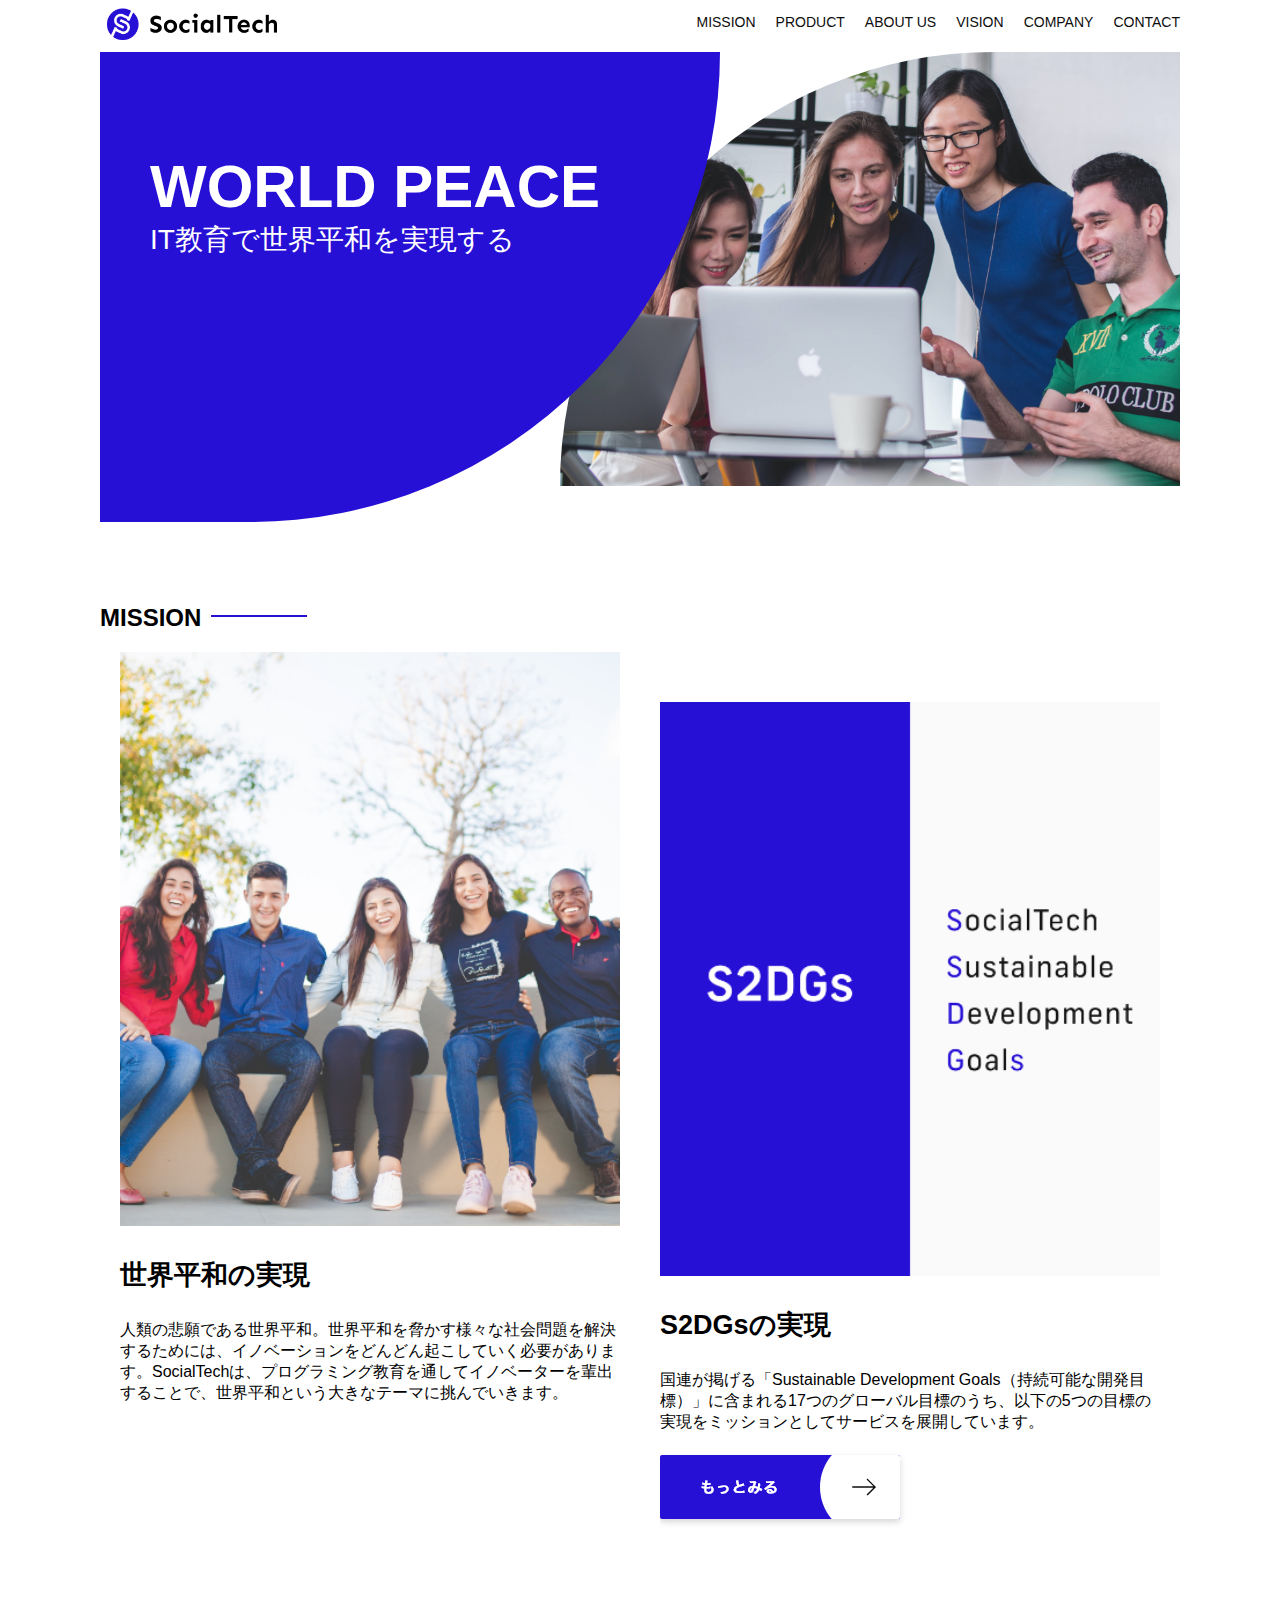
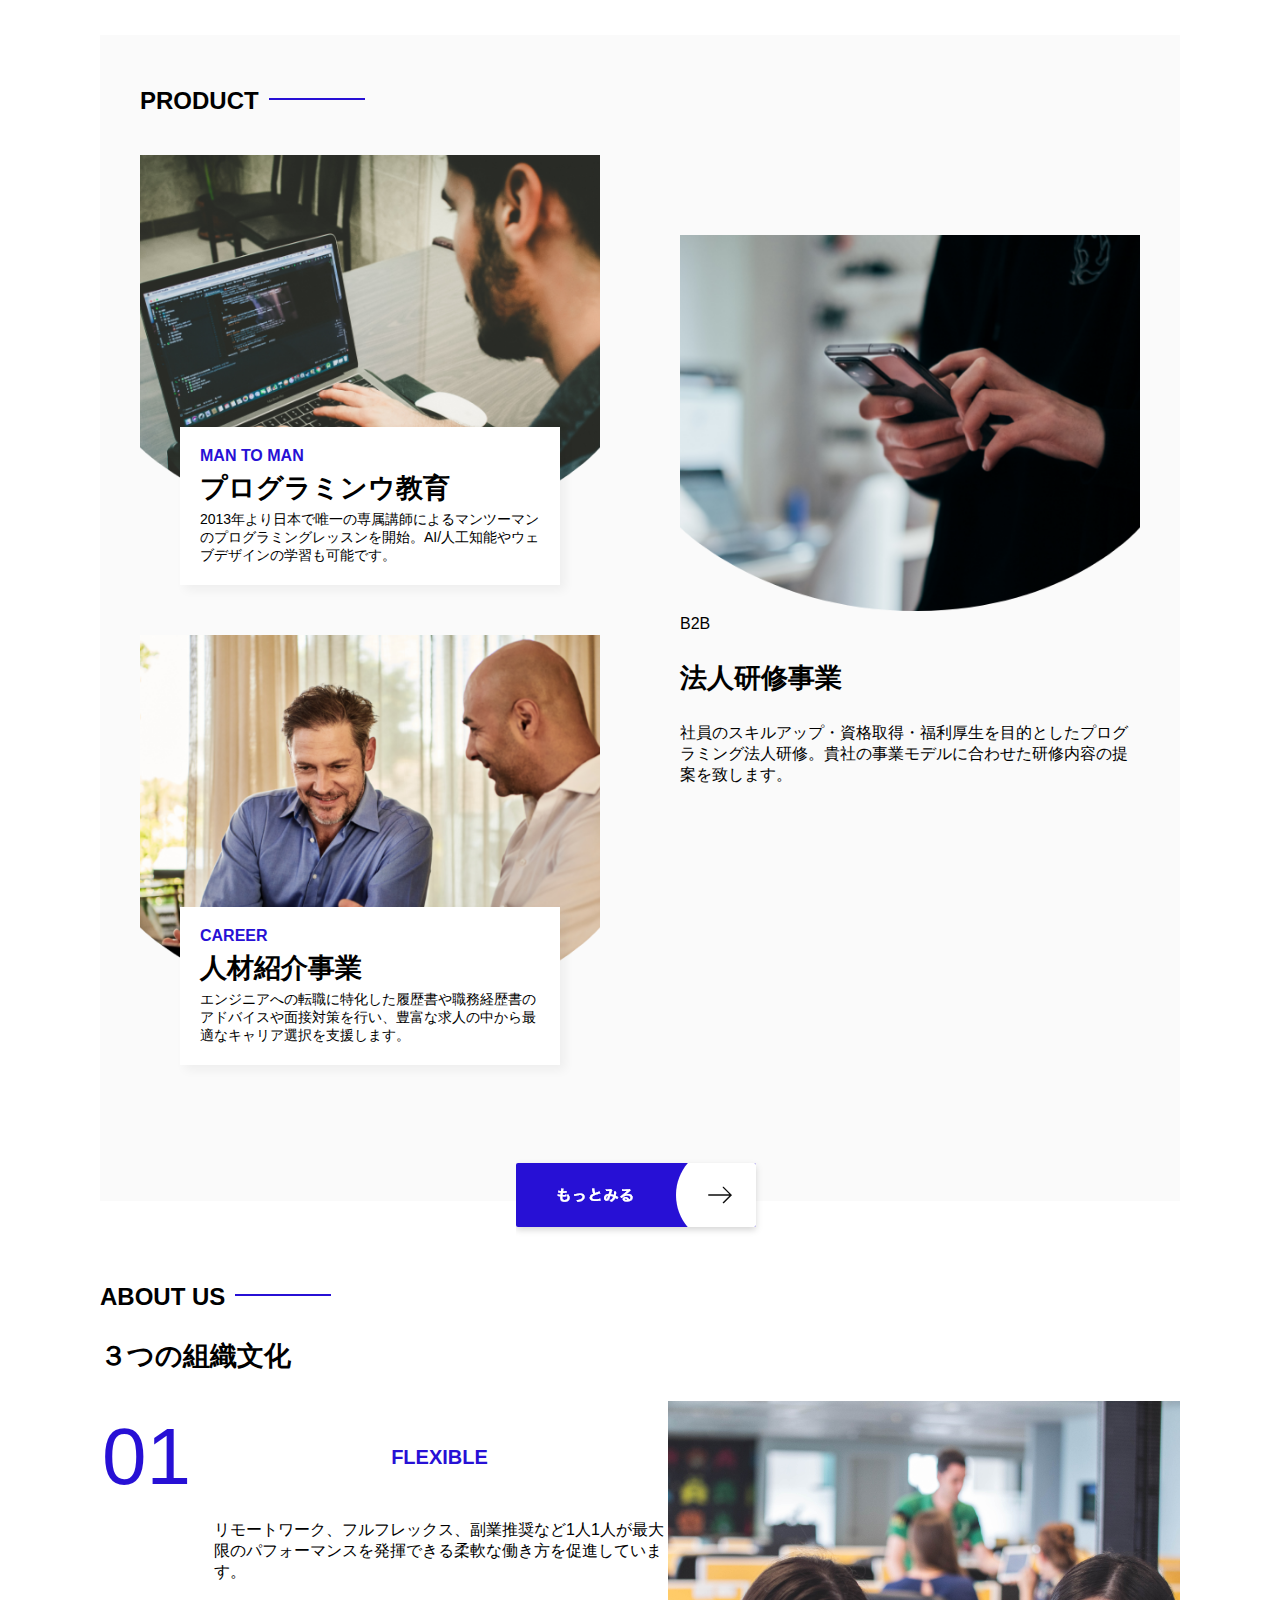
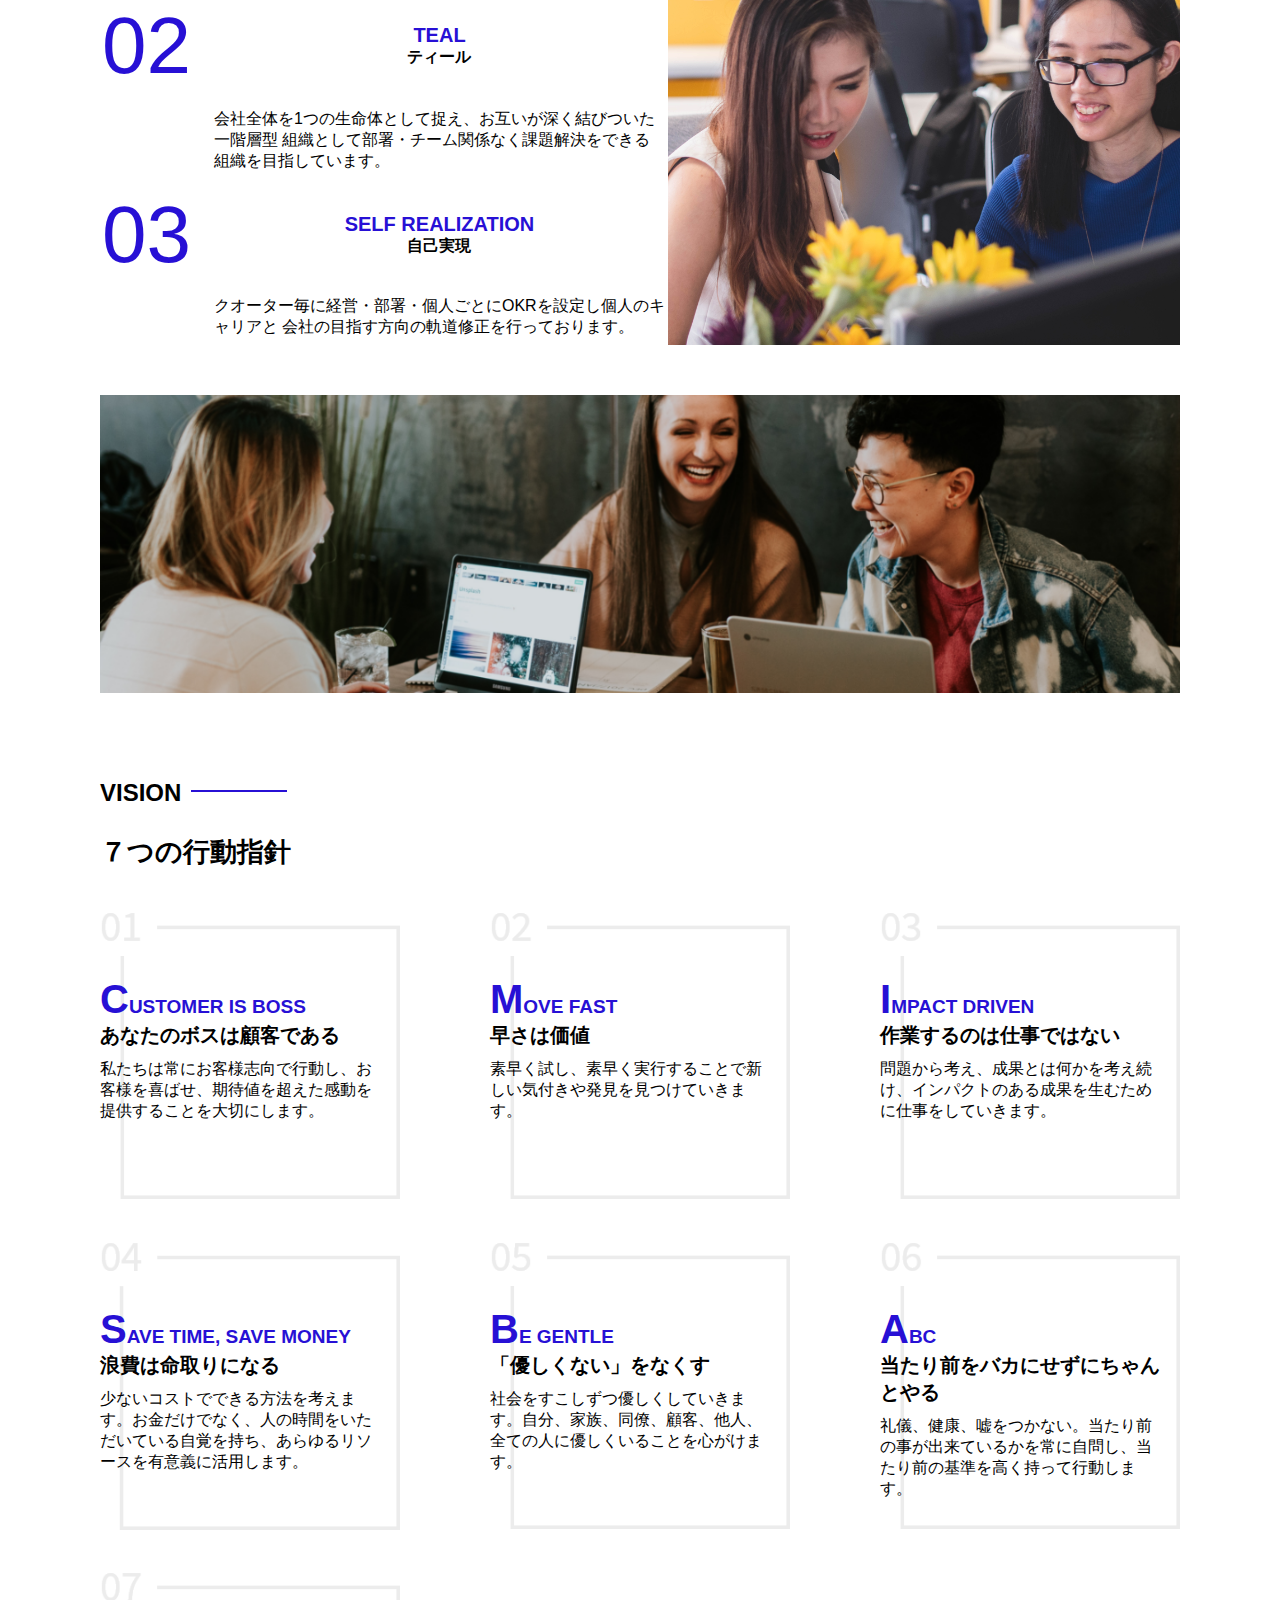
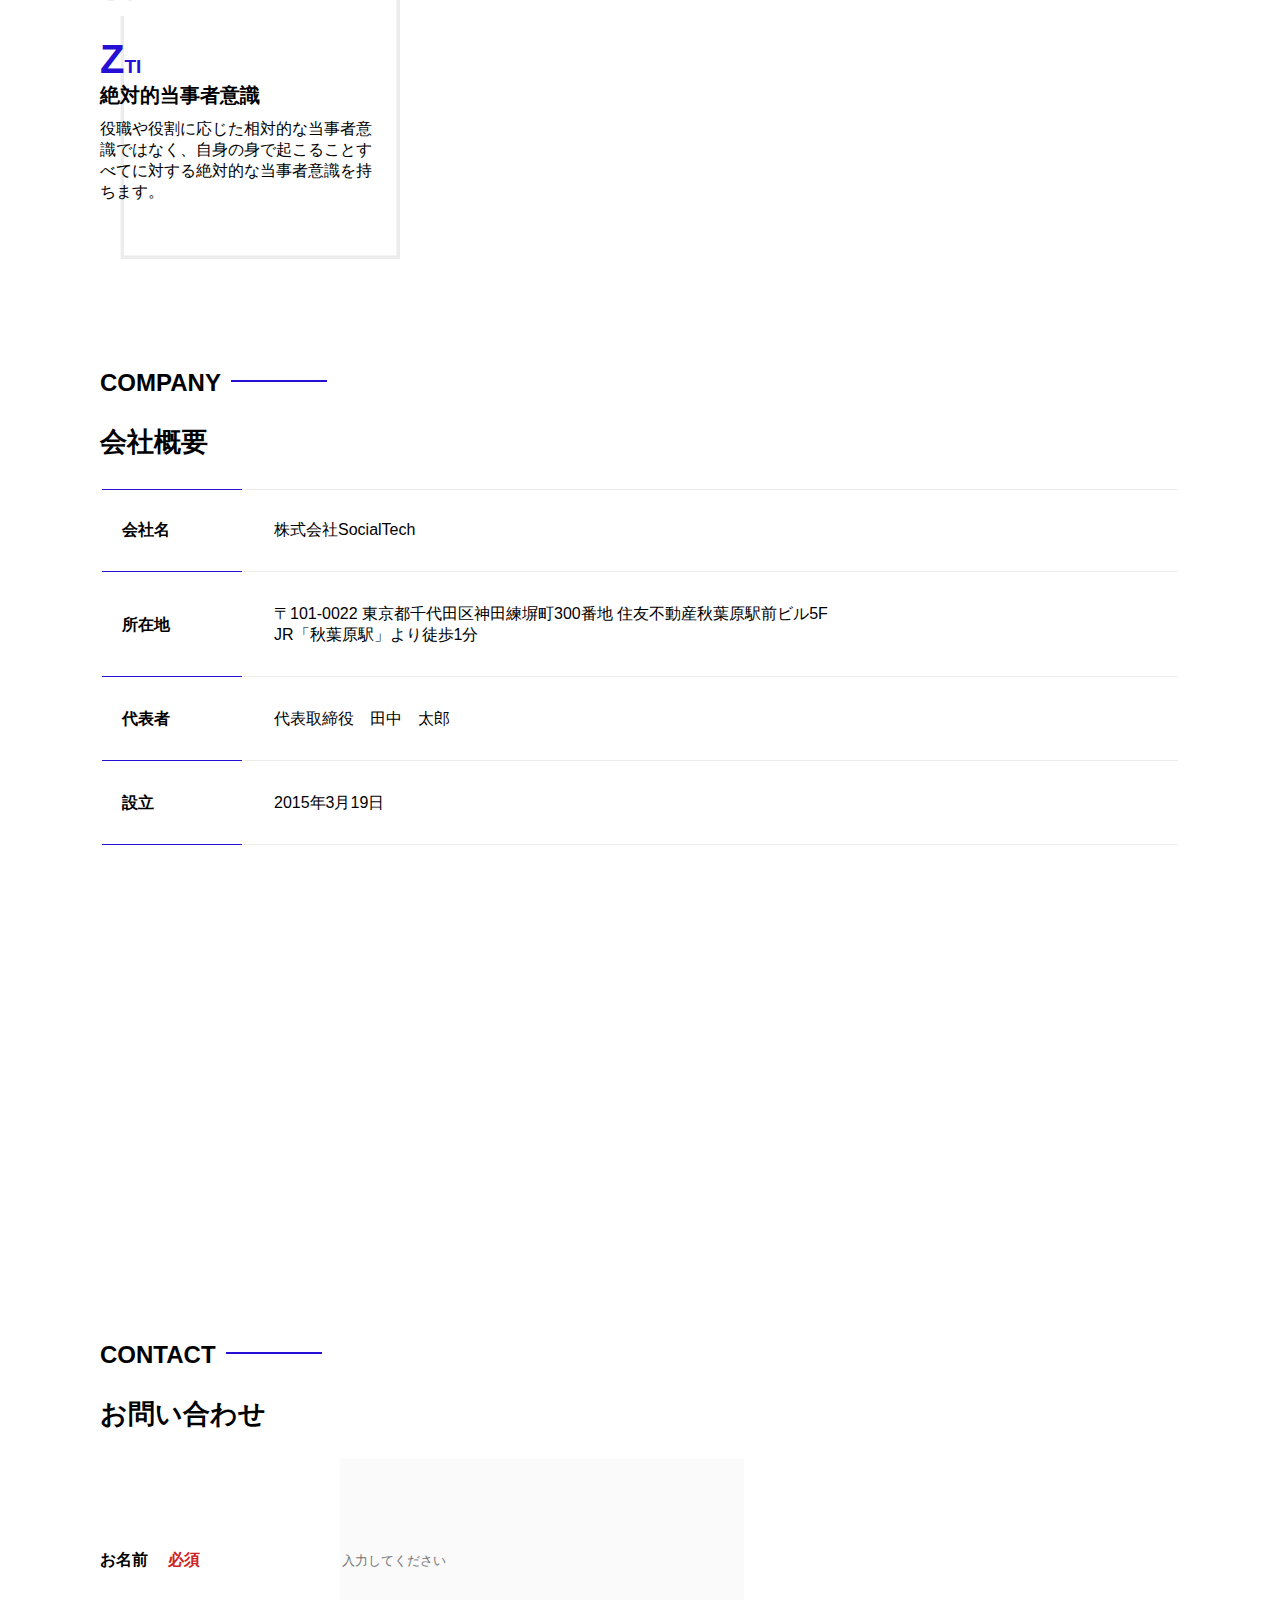
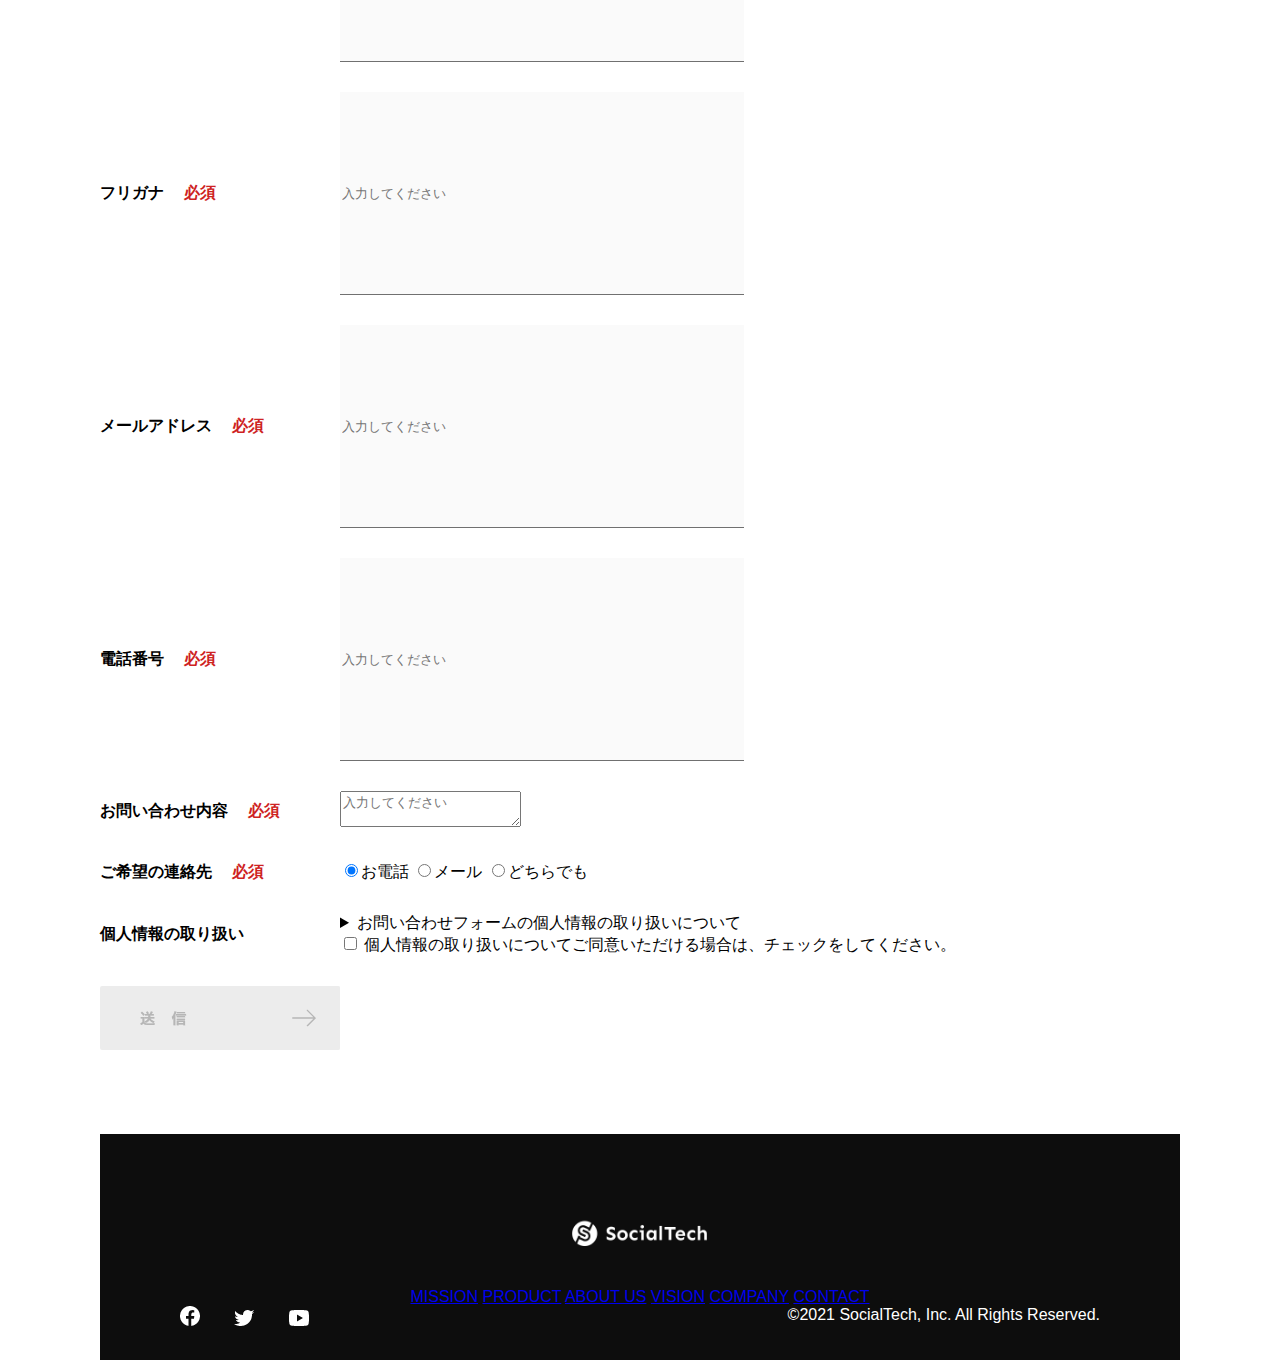
<file: kadai_tutorial_output/socialtech/index.html>
<!DOCTYPE html>
<html>
    <head>
        <title>SocialTech</title>
        <meta chaeset="utf-8">
        <meta name="description" content="SocialTechはEdTech業界のリーディングカンパニーを目指します。"
        <meta name="viewport" href="width=device-width, initial-scale=1.0">
        <link rel="stylesheet" href="style.css">
    </head>
    <body>
        <header>
            <a href="index.html" id="logo">
                <img src="images/logo.png" alt="トップページに戻る">
            </a>
            <nav id="nav-pc">
                <ul>
                    <li><a href="mission.html">MISSION</a></li>
                    <li><a href="product.html">PRODUCT</a></li>
                    <li><a href="index.html#aboutus">ABOUT US</a></li>
                    <li><a href="index.html#vision">VISION</a></li>
                    <li><a href="index.html#company">COMPANY</a></li>
                    <li><a href="index.html#contact">CONTACT</a></li>
                </ul>
            </nav>
            <button id="menu-sp" onclick="document.getElementById('nav-sp').style.display = 'block'">
                <img src="images/button-menu.png" alt="ナビゲーションを開く">
                </button>
                <div id="nav-sp">
                      <button id="close" onclick="document.getElementById('nav-sp').style.display = 'none'">
                     <img src="images/button-close.png" alt="ナビゲーションを閉じる">
                      </button>
                    
                     <nav>
                   <ul>
                    <li>
                    <a id="logo-sp" href="index.html" onclick="document.getElementById('nav-sp').style.display = 'none'"><img src="images/logo-sp.png" alt="トップページに戻る"></a>
                    </li>
                    <li><a class="menu" href="mission.html" onclick="document.getElementById('nav-sp').style.display = 'none'">MISSION</a></li>
                    <li><a class="menu" href="product.html" onclick="document.getElementById('nav-sp').style.display = 'none'">PRODUCT</a></li>
                    <li><a class="menu" href="index.html#aboutus" onclick="document.getElementById('nav-sp').style.display = 'none'">ABOUT US</a></li>
                    <li><a class="menu" href="index.html#vision" onclick="document.getElementById('nav-sp').style.display = 'none'">VISION</a></li>
                    <li><a class="menu" href="index.html#company" onclick="document.getElementById('nav-sp').style.display = 'none'">COMPANY</a></li>
                    <li><a class="menu" href="index.html#contact" onclick="document.getElementById('nav-sp').style.display = 'none'">CONTACT</a></li>
                    </ul>
                    </nav>
                    <div id="sns">
                    <a href="https://www.facebook.com/sejuku2013">
                    <img src="images/button-facebook.png" alt="Facebookのリンク">
                    </a>
                    <a href="https://twitter.com/samuraijuku">
                    <img src="images/button-twitter.png" alt="Twitterのリンク">
                    </a>
                    <a href="https://www.youtube.com/channel/UCCFOQO5aDK0xXam4cUQXT8g">
                    <img src="images/button-youtube.png" alt="YouTubeのリンク">
                    </a>
                    </div>
                    </div>


        </header>
        <main>
            <article>
                <section id="main-visual">
                    <div id="main-message">
                        <h1>WORLD PEACE</h1>
                        <p>IT教育で世界平和を実現する</p>
                    </div>
                    <img src="images/index/index-main.png" alt="PC周りに集まる多国籍の仲間たち">
                    
                </section>
                <section id="mission">
                    <h2 class="index-h2">MISSION</h2>
                    <div id="mission-flex">
                        <div>
                            <img id="mission-photo" src="images/index/index-mission.png" alt="屋外のベンチで写真を撮影する多国籍の仲間たち">
                            <h3>世界平和の実現</h3>
                            <p>人類の悲願である世界平和。世界平和を脅かす様々な社会問題を解決するためには、イノベーションをどんどん起こしていく必要があります。SocialTechは、プログラミング教育を通してイノベーターを輩出することで、世界平和という大きなテーマに挑んでいきます。</p>


                        </div>
                        <div>
                            <img id="s2dgs" src="images/index/s2dgs.png" alt="S2DGs">
                            <h3>S2DGsの実現</h3>
                            <p>国連が掲げる「Sustainable Development Goals（持続可能な開発目標）」に含まれる17つのグローバル目標のうち、以下の5つの目標の実現をミッションとしてサービスを展開しています。</p>
                            <a fref="mission.html">
                                <img src="images/button-more.png" alt="もっとみる">
                            </a>
                        </div>
                    </div>

                </section>
                <section id="product">
                    <h2 class="index-h2">PRODUCT</h2>
                    <div class="product-flex">
                    <div id="product-left">
                        <div>
                            <img class="product-photo" src="images/index/index-mantoman.png" alt="PCでコードを書く男性">
                            <div class="product-explain">
                                <span>MAN TO MAN</span>
                                <h3>プログラミンウ教育</h3>
                                <p>2013年より日本で唯一の専属講師によるマンツーマンのプログラミングレッスンを開始。AI/人工知能やウェブデザインの学習も可能です。</p>

                            </div>
                        </div>
                        <div>
                            <img class="product-photo" src="images/index/index-career.png" alt="笑顔で話し合う２人の男性">
                            <div class="product-explain">
                                <span>CAREER</span>
                                <h3>人材紹介事業</h3>
                                <p>エンジニアへの転職に特化した履歴書や職務経歴書のアドバイスや面接対策を行い、豊富な求人の中から最適なキャリア選択を支援します。</p>

                            </div>
                        </div>
                    </div>
                    <div id="product-right">
                        <div>
                            <img class="product-photo" src="images/index/index-media.png" alt="講演中の男性とそれを聴く人々">
                            <div class="product-explaon">
                                <span>B2B</span>
                                <h3>法人研修事業</h3>
                                <p>社員のスキルアップ・資格取得・福利厚生を目的としたプログラミング法人研修。貴社の事業モデルに合わせた研修内容の提案を致します。</p>

                            </div>
                        </div>
                    </div>
                    </div>
                    <div id="product-more">
                        <a href="product.html">
                            <img src="images/button-more.png" alt="もっとみる">
                            
                        </a>
                    </div>


                </section>
                <section id="aboutus">
                    <h2 class="index-h2">ABOUT US</h2>
                    <h3>３つの組織文化</h3>
                    <div>
                        <table class="cultule-table">
                            <tr>
                                <td class="culture-num">01</td>
                                <th><span class="culture-en">FLEXIBLE</span></th>
                            </tr>
                            <tr>
                                <td>

                                </td>
                            
                             <td class="culture-description">リモートワーク、フルフレックス、副業推奨など1人1人が最大限のパフォーマンスを発揮できる柔軟な働き方を促進しています。</td>
                            </tr>
                            <tr>
                                <td class="culture-num">02</td>
                                <th><span class="culture-en">TEAL</span><br>ティール</th>

                            </tr>
                            <tr>
                                <td>

                                </td>
                                <td class="culture-description">会社全体を1つの生命体として捉え、お互いが深く結びついた一階層型 組織として部署・チーム関係なく課題解決をできる組織を目指しています。</td>

                                

                            </tr>
                            <tr>
                                <td class="culture-num">03</td>
                                <th><span class="culture-en">SELF REALIZATION</span><br>自己実現</th>
                            </tr>
                            <tr>
                                <td>

                                </td>
                                <td class="culture-description">クオーター毎に経営・部署・個人ごとにOKRを設定し個人のキャリアと 会社の目指す方向の軌道修正を行っております。</td>
                            </tr>
                        </table>
                        <img class="culture-img" src="images/index/index-aboutus1.png" alt="笑顔で話し合う2人の女性">


                    </div>
                    <img class="culture-img2" src="images/index/index-aboutus2.png" alt="笑顔で話し合う3人の男女">
                </section>
                <section id="vision">
                    <h2 class="index-h2">VISION</h2>
                    <h3>７つの行動指針</h3>
                    <div>
                        <div class="vision-box">
                            <img src="images/index/vision-01.png" alt="01">
                            <div>
                                <h4>CUSTOMER IS BOSS</h4>
                                <h5>あなたのボスは顧客である</h5>
                                <p>私たちは常にお客様志向で行動し、お客様を喜ばせ、期待値を超えた感動を提供することを大切にします。</p>
                            </div>
                        </div>
                        
                        <div class="vision-box">
                            <img src="images/index/vision-02.png" alt="02">
                            <div>
                                <h4>MOVE FAST</h4>
                                <h5>早さは価値</h5>
                                <p>素早く試し、素早く実行することで新しい気付きや発見を見つけていきます。</p>
                            </div>
                        </div>
                        <div class="vision-box">
                            <img src="images/index/vision-03.png" alt="03">
                            <div>
                                <h4>IMPACT DRIVEN</h4>
                                <h5>作業するのは仕事ではない</h5>
                                <p>問題から考え、成果とは何かを考え続け、インパクトのある成果を生むために仕事をしていきます。</p>

                                
                            </div>
                        </div>
                        <div class="vision-box">
                            <img src="images/index/vision-04.png" alt="04">
                            <div>
                                <h4>SAVE TIME, SAVE MONEY</h4>
                                <h5>浪費は命取りになる</h5>
                                <p>少ないコストでできる方法を考えます。お金だけでなく、人の時間をいただいている自覚を持ち、あらゆるリソースを有意義に活用します。</p>  
                            </div>
                        </div>
                        
                        <div class="vision-box">
                            <img src="images/index/vision-05.png" alt="05">
                            <div>
                                <h4>BE GENTLE</h4>
                                <h5>「優しくない」をなくす</h5>
                                <p>社会をすこしずつ優しくしていきます。自分、家族、同僚、顧客、他人、全ての人に優しくいることを心がけます。</p>
                            </div>
                        </div>
                        <div class="vision-box">
                            <img src="images/index/vision-06.png" alt="06">
                            <div>
                                <h4>ABC</h4>
                                <h5>当たり前をバカにせずにちゃんとやる</h5>
                                <p>礼儀、健康、嘘をつかない。当たり前の事が出来ているかを常に自問し、当たり前の基準を高く持って行動します。</p>                    
                            </div>
                        </div>
                        <div class="vision-box">
                        <img src="images/index/vision-07.png" alt="07">
                        <div>
                            <h4>ZTI</h4>
                            <h5>絶対的当事者意識</h5>
                            <p>役職や役割に応じた相対的な当事者意識ではなく、自身の身で起こることすべてに対する絶対的な当事者意識を持ちます。</p>   
                        </div>
                    </div>

                    </div>
                </section>
                <section id="company">
                    <h2 class="index-h2">COMPANY</h2>
                    <h3>会社概要</h3>
                    <table id="company-table">
                        <tr>
                            <th class="tableheader tableheader-first">会社名</th>
                            <td class="cell cell-first">株式会社SocialTech</td>

                        </tr>
                        <tr>
                            <th class="tableheader">所在地</th>
                            <td class="cell">〒101-0022 東京都千代田区神田練塀町300番地 住友不動産秋葉原駅前ビル5F<br>JR「秋葉原駅」より徒歩1分</td>

                        </tr>
                        <tr>
                            <th class="tableheader">代表者</th>
                            <td class="cell">代表取締役　田中　太郎</td>
                        </tr>
                        <tr>
                            <th class="tableheader">設立</th>
                            <td class="cell">2015年3月19日</td>
                        </tr>
                    </table>
                    <iframe 
                    src="https://www.google.com/maps/embed?pb=!1m18!1m12!1m3!1d3240.0688551336807!2d139.7720776771055!3d35.69992317258124!2m3!1f0!2f0!3f0!3m2!1i1024!2i768!4f13.1!3m3!1m2!1s0x60188fee13660e23%3A0x77137876edf742ac!2z5L2P5Y-L5LiN5YuV55Sj56eL6JGJ5Y6f6aeF5YmN44OT44Or!5e0!3m2!1sja!2sjp!4v1704858013291!5m2!1sja!2sjp" 
                    style="border: 0" allowfullscreen="" loading="lazy">
                    </iframe>

                </section>
                <section id="contact">
                    <h2 class="index-h2">CONTACT</h2>
                    <h3>お問い合わせ</h3>
                    <form>
                      <div>
                        <div class="contact-heading">
                            <label class="contact-label">お名前<span class="contact-span">必須</span></label>
                        </div>
                        <div>
                            <input type="text" name="name" placeholder="入力してください" class="contact-textbox">

                        </div>
                      </div> 
                      <div>
                        <div class="contact-heading">
                            <label class="contact-label">フリガナ<span class="contact-span">必須</span></label>
                        </div>
                        <div>
                            <input type="text" name="hurigana" placeholder="入力してください" class="contact-textbox">

                        </div>
                      </div>
                      <div>
                        <div class="contact-heading">
                            <label class="contact-label">メールアドレス<span class="contact-span">必須</span></label>
                        </div>
                        <div>
                            <input type="text" name="email" placeholder="入力してください" class="contact-textbox">
                        </div>
                      </div>
                      <div>
                        <div class="contact-heading">
                            <label class="contact-label">電話番号<span class="contact-span">必須</span></label>
                        </div>
                        <div>
                            <input type="text" name="tel" placeholder="入力してください" class="contact-textbox">

                        </div>
                      </div>
                      <div>
                        <div class="contact-heading">
                            <label class="contact-label">お問い合わせ内容<span class="contact-span">必須</span></label>
                        </div>
                        <div>
                            <textarea class="contact-textarea" placeholder="入力してください" name="message"></textarea>
                        </div>
                      </div>
                      <div>
                        <div class="contact-heading">
                            <label class="contact-label">ご希望の連絡先<span class="contact-span">必須</span></label>
                        </div>
                        <div>
                            <input class="radiobutton" type="radio" value="tel" name="contact" checked><label>お電話</label>
                            <input class="radiobutton" type="radio" value="mail" name="contact"><label>メール</label>
                            <input class="radiobutton" type="radio" value="both" name="contact"><label>どちらでも</label>
                        </div>
                      </div>
                      <div>
                        <div class="contact-heading">
                            <label class="contact-label">個人情報の取り扱い</label>

                        </div>
                        <div>
                            <details>
                                <summary>お問い合わせフォームの個人情報の取り扱いについて</summary>
                                <div>
                                    <dl>
                                        <dt>１．組織の名称又は氏名</dt>
                                        <dd>株式会社SocialTech</dd>
                                        <dt>２．個人情報保護管理者（若しくはその代理人）の氏名又は職名、所属及び連絡先</dt>
                                        <dd>
                                        <p>鈴木 一郎 コーポレート部</p>
                                        <p>メールアドレス：samurai@example.com</p>
                                        <p>TEL：03-1234-5678</p>
                                        </dd>
                                        <dt>３．個人情報の利用目的</dt>
                                        <dd>
                                        <ul>
                                        <li>本サービス及び本サービスに関連する情報の提供又はそれらに関する連絡のため</li>
                                        <li>ユーザーの本人確認のため</li>
                                        <li>当社サービスのご案内のため</li>
                                        <li>当社の商品等の広告または宣伝（電子メールによるものを含むものとします。）</li>
                                        </ul>
                                        </dd>
                                        <dt>４．個人情報の取り扱い業務の委託</dt>
                                        <dd>個人情報の取扱業務の全部または一部を外部に業務委託する場合があります。その際、弊社は、個人情報を適切に保護できる管理体制を敷き実行していることを条件として委託先を厳選したうえで、機密保持契約を委託先と締結し、お客様の個人情報を厳密に管理させます。</dd>
                                        <dt>５．個人情報の開示等の請求</dt>
                                        <dd>
                                        お客様は、弊社に対してご自身の個人情報の開示等（利用目的の通知、開示、内容の訂正・追加・削除、利用の停止または消去、第三者への提供の停止）に関して、当社問合わせ窓口に申し出ることができます。<br>
                                        その際、弊社はお客様ご本人を確認させていただいたうえで、合理的な期間内に対応いたします。<br>
                                        なお、個人情報に関する弊社問合わせ先は、次の通りです。
                                        </dd>
                                        <dd>
                                        <p>株式会社SocialTech　個人情報問合せ窓口</p>
                                        <p>〒150-0043　東京都千代田区神田練塀町300番地 住友不動産秋葉原駅前ビル5F</p>
                                        <p>メールアドレス：samurai@example.com　TEL：03-1234-5678</p>
                                        </dd>
                                        <dt>６．個人情報を提供されることの任意性について</dt>
                                        <dd>お客様がご自身の個人情報を弊社に提供されるか否かは、お客様のご判断によりますが、もしご提供されない場合には、適切なサービスが提供できない場合がありますので予めご了承ください。</dd>  
                                    </dl>
                                </div>
                            </details>
                            <input type="checkbox" name="agree">
                            <span>個人情報の取り扱いについてご同意いただける場合は、チェックをしてください。</span>
                        </div>
                      </div>
                      <input type="image" src="images/button-submit.png" alt="送信する">
                    </form>
                </section>
            </article>
        </main>

        <footer>
            <div id="footer-logo">
                <img src="images/logo-sp.png" alt="SocialTech">
            </div>
            <div id="footer-link">
                <a href="mission.html">MISSION</a>
                <a href="product.html">PRODUCT</a>
                <a href="index.html#aboutus">ABOUT US</a>
                <a href="index.html#vision">VISION</a>
                <a href="index.html#company">COMPANY</a>
                <a href="index.html#contact">CONTACT</a>
            </div>
            <div id="sns-footer">
                  <div class="sns-btns">
                    <a href="https://www.facebook.com/sejuku2013"><img src="images/button-facebook.png" alt="Facebookのリンク"></a>
                    <a href="https://twitter.com/samuraijuku"><img src="images/button-twitter.png" alt="Twitterのリンク"></a>
                    <a href="https://www.youtube.com/channel/UCCFOQO5aDK0xXam4cUQXT8g"><img src="images/button-youtube.png" alt="YouTubeのリンク"></a>
                 </div>
                  <p id="copyright">&copy;2021 SocialTech, Inc. All Rights Reserved.</p>
        </footer>
    </body>
</html>
</file>
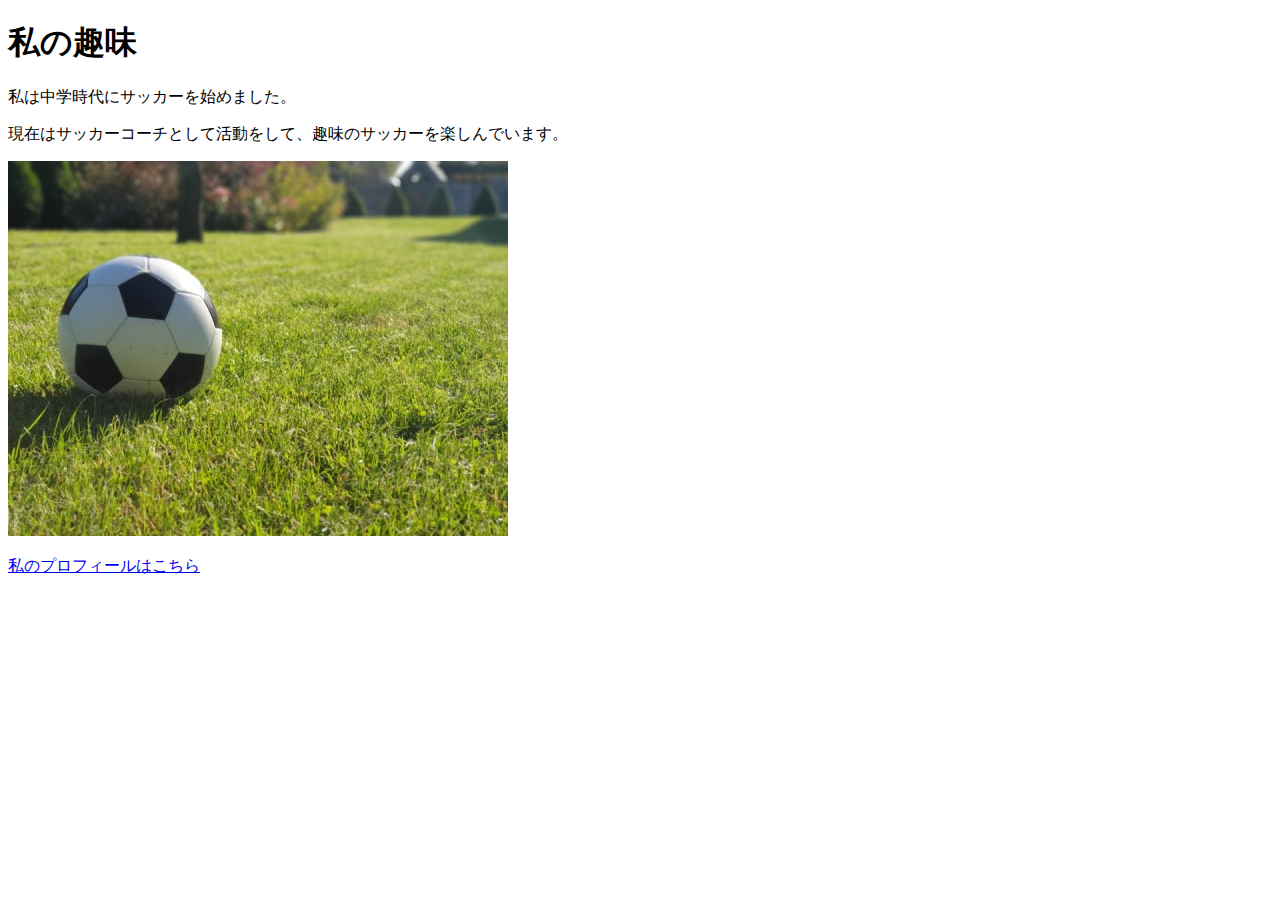
<file: kadai_005/kadai_005.html>
<!DOCTYPE html>
<html>
<body>
    <h1>私の趣味</h1>
    <p>私は中学時代にサッカーを始めました。</p>
    <p>現在はサッカーコーチとして活動をして、趣味のサッカーを楽しんでいます。</p>
    <img src="images/sample.jpg"alt="画像">
    <p><a href="https://twitter.com/samuraijuku">私のプロフィールはこちら</a></p>
</body>

</html>
</file>
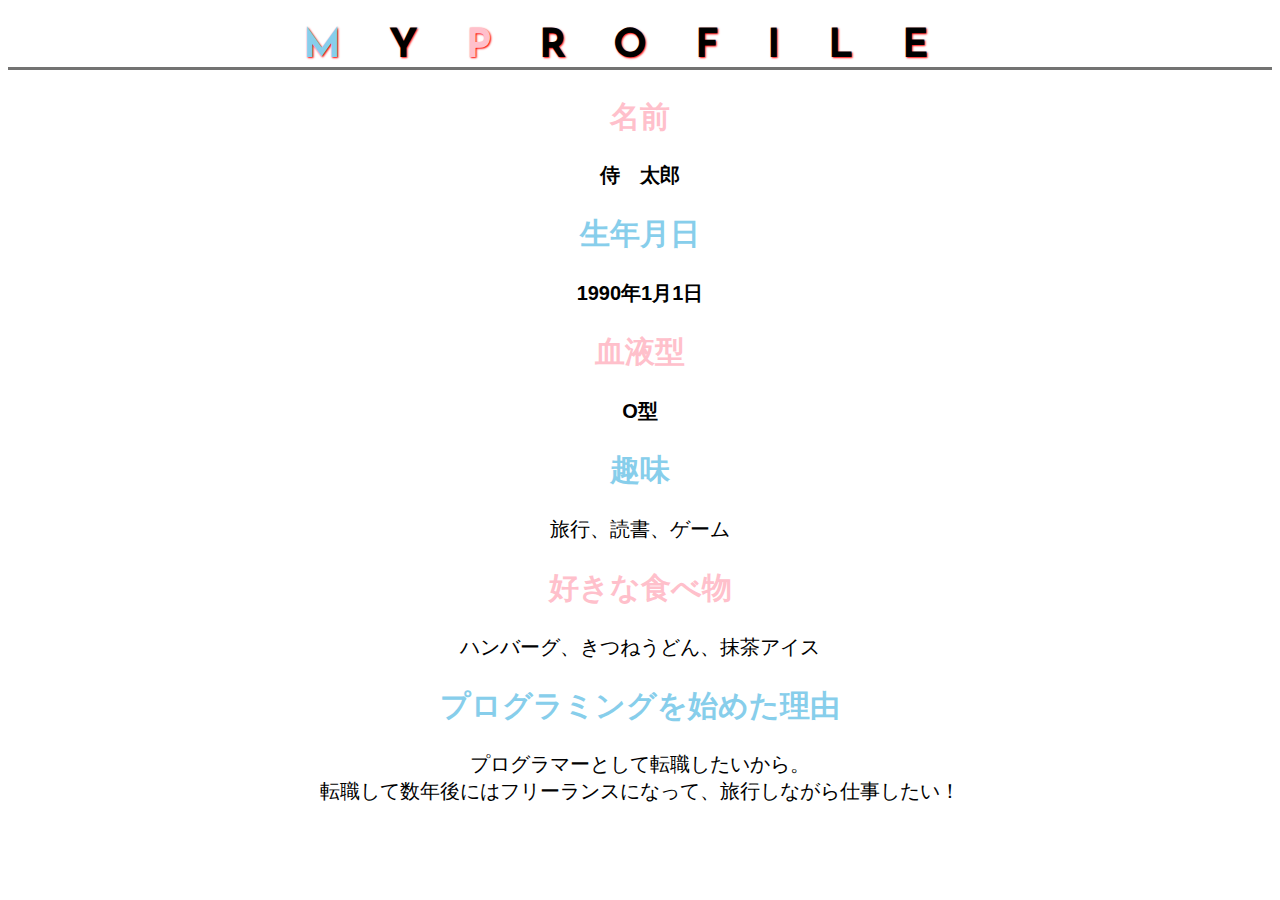
<file: kadai_014/kadai_014.html>
<!DOCTYPE html>
<html>
    <head>
        <title>14章課題</title>
        <meta name="description" content="このページは14章の課題です。">
        <meta charset="utf-8">
        <!--以下の１行で外部のCSSファイルを詠み込みます-->
        <link rel="stylesheet" href="style.css">
        <!--ここでGoogle Fontsを読み込みます-->
        <link rel="preconnect" href="https://fonts.googleapis.com"><link rel="preconnect" href="https://fonts.gstatic.com" crossorigin><link href="https://fonts.googleapis.com/css2?family=Josefin+Sans:wght@100..700&display=swap" rel="stylesheet">
    </head>
    <body>

    
    <h1 class="google-fonts"><span class="text-bold">M</span>Y<span class="text-bold2">P</span>ROFILE</h1>
    <div id="basic">
        <h2 class="decoration">名前</h2>
        <p class="child">侍　太郎</P>
        <h2 class="decoration2">生年月日</h2>
        <p class="child">1990年1月1日</p>
        <h2 class="decoration">血液型</h2>
        <p class="child">O型</p>
    </div>
    <h2 class="decoration2">趣味</h2>
    <p>旅行、読書、ゲーム</p>
    <h2 class="decoration">好きな食べ物</h2>
    <p>ハンバーグ、きつねうどん、抹茶アイス</p>
    <h2 class="decoration2">プログラミングを始めた理由</h2>
    <p>プログラマーとして転職したいから。<br>転職して数年後にはフリーランスになって、旅行しながら仕事したい！</p>
    </body>
</html>
</file>
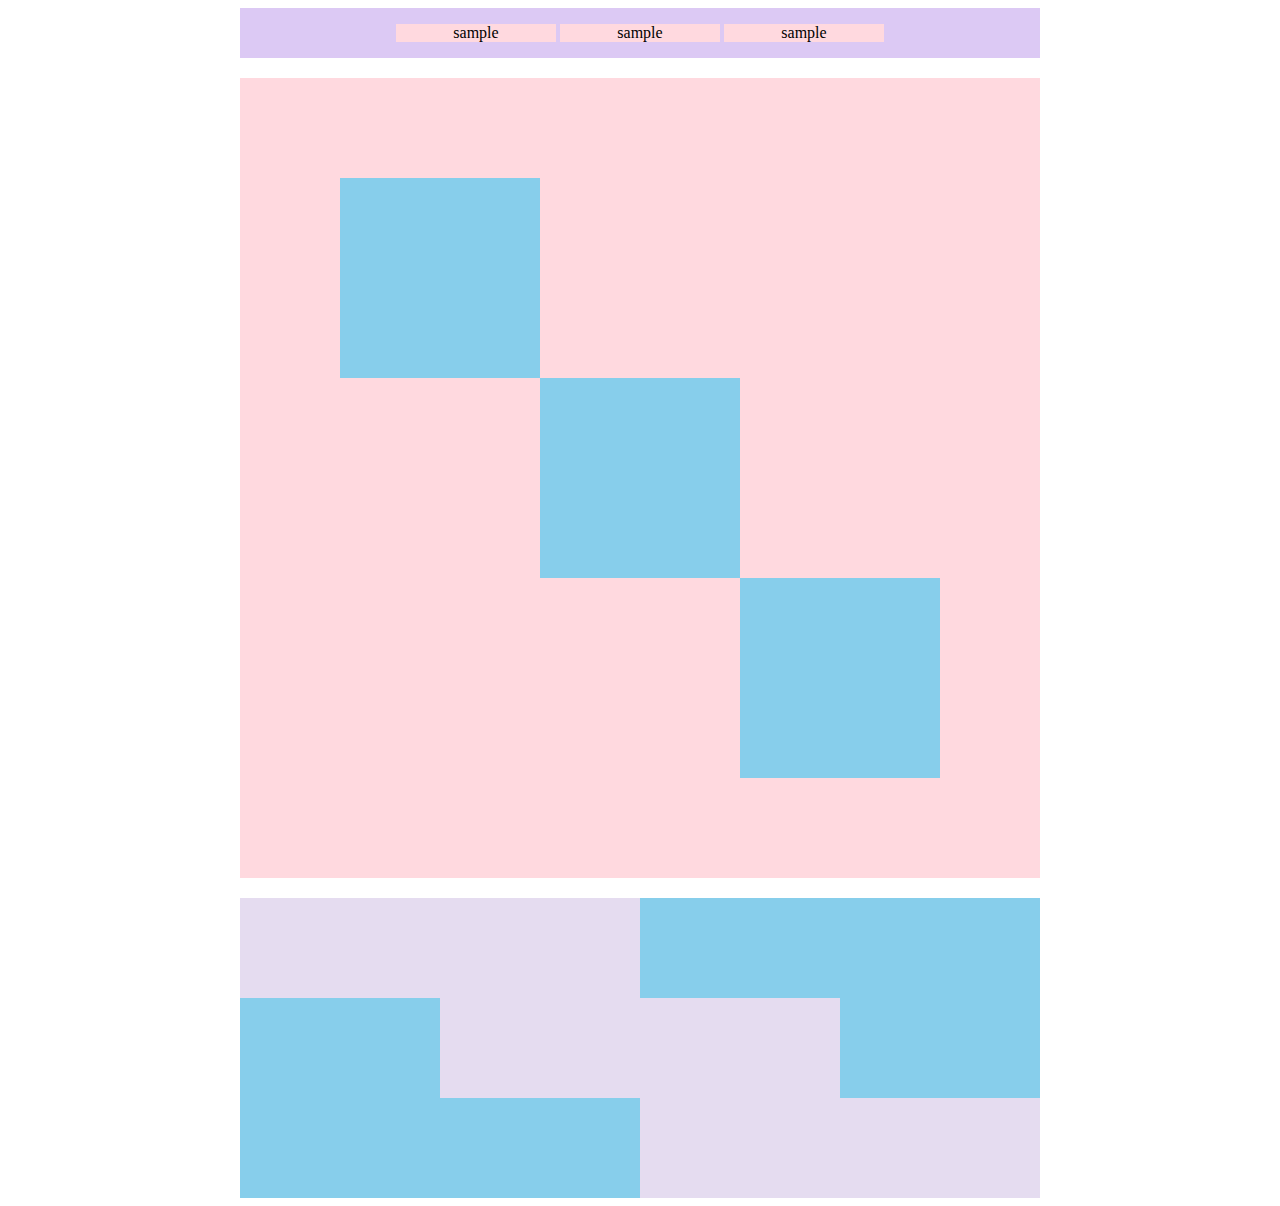
<file: kadai_018/kadai_018.html>
<!DOCTYPE html>
<html>
    <head>
        <title>18章課題</title>
        <meta name="description" content="このページは18章の課題です。">
        <meta charset="utf-8">
        <link rel="stylesheet" href="style.css">

    </head>
    <body>
        <div id="top">
        <p class="top-child">sample</p>
        <p class="top-child">sample</p>
        <p class="top-child">sample</p>
        </div>

        <div id="middle">
            <div id="middle-child01"></div>
            <div id="middle-child02"></div>
            <div id="middle-child03"></div>
        </div>

        <div id="bottom">
            <div id="bottom-child01"></div>
            <div id="bottom-child02"></div>
            <div id="bottom-child03"></div>
        </div>
    </body>
</html>
</file>
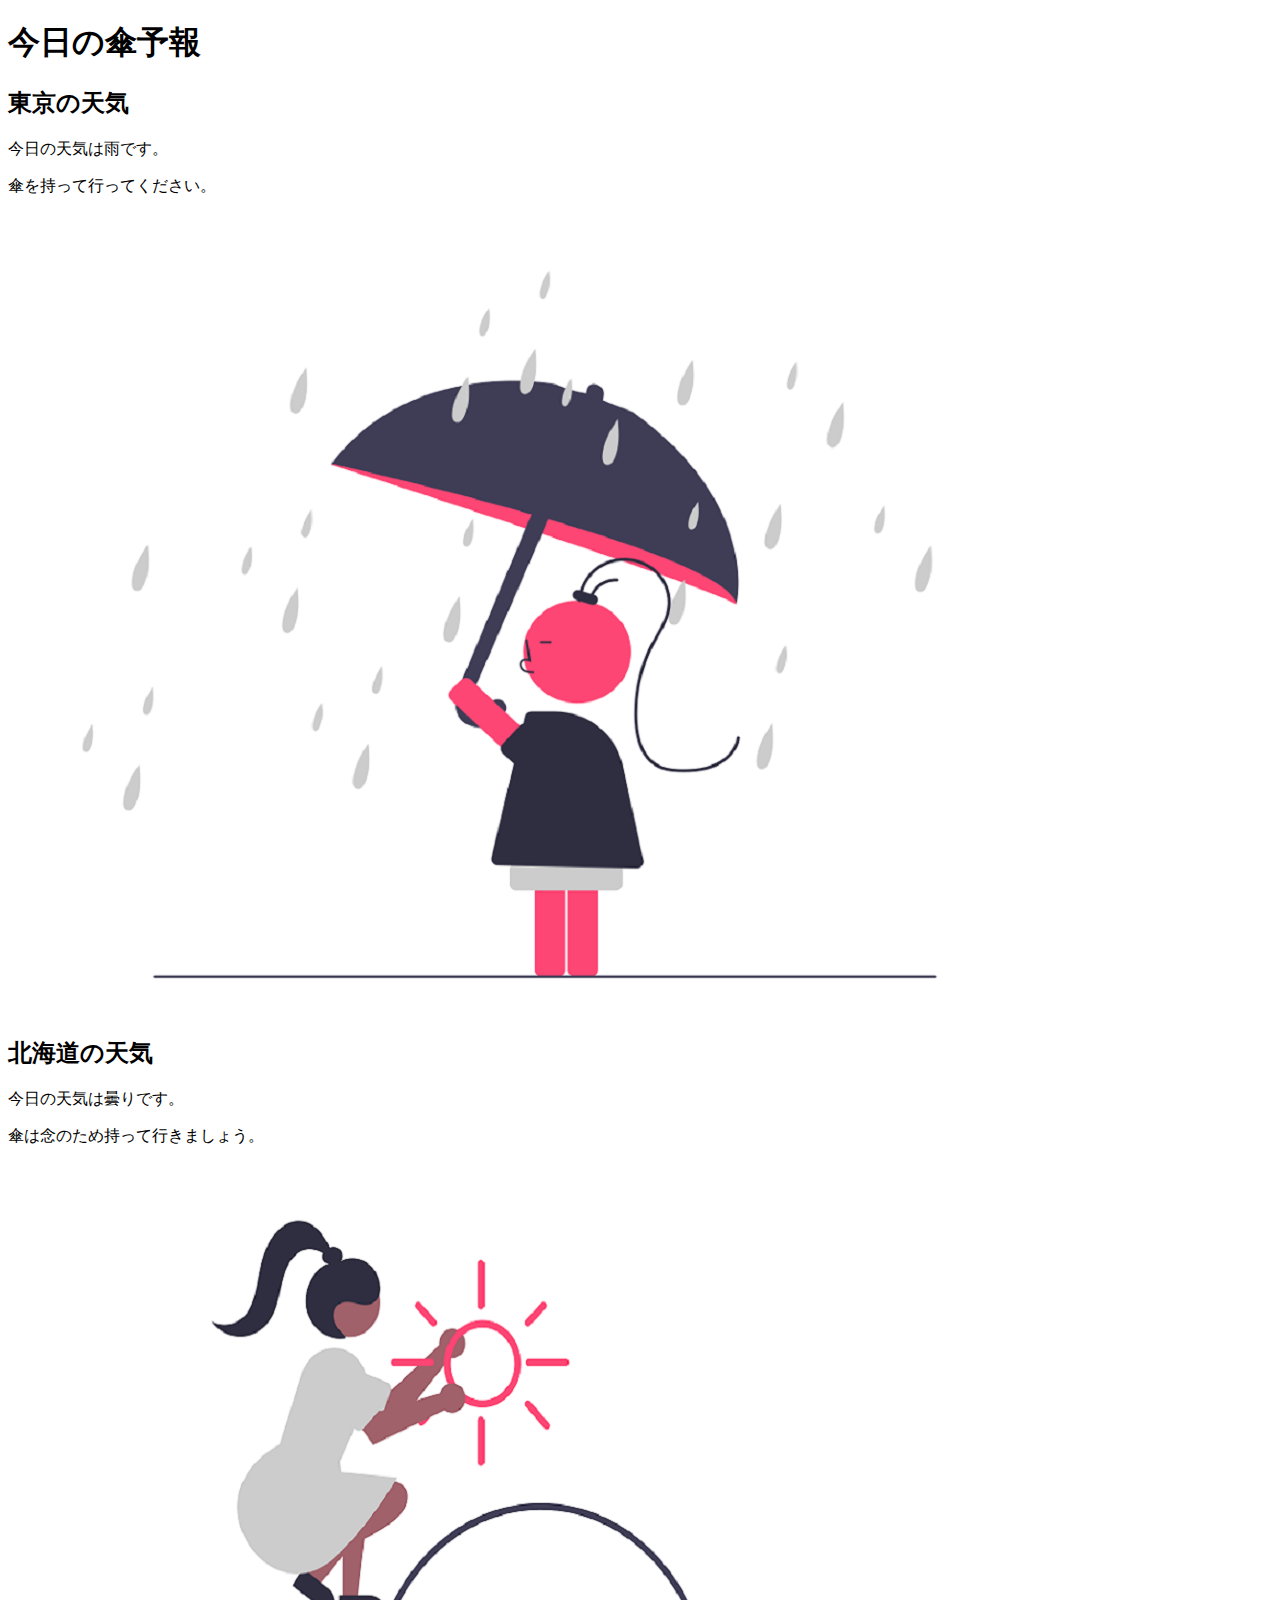
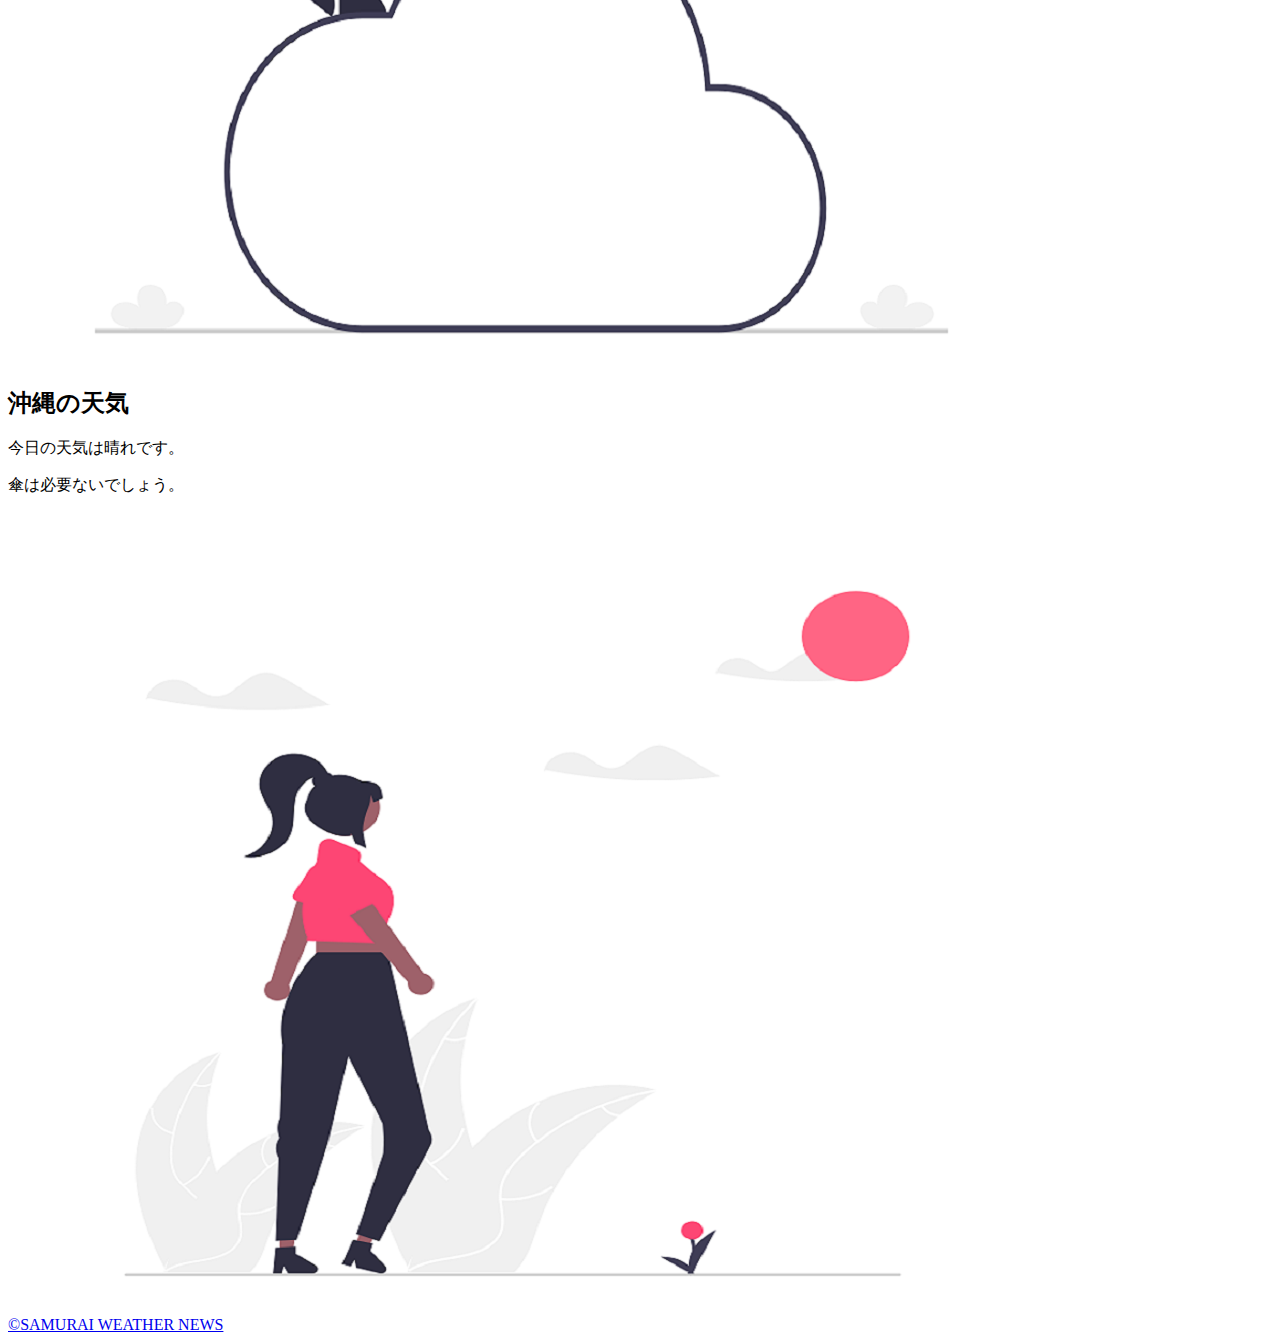
<file: kadai_022/kadai_022.html>
<!DOCTYPE html>
<html>
    <head>
     <title>22章課題</title>
     <meta name="description" content="このページは２２章の課題です。"
     <meta charset="utf-8">
     <meta name="viewport" content="width=device-width, initial-scale=1.0>
     <link rel="stylesheet" href="style.css">
    </head>
    <body>
        <header>
            <h1>今日の傘予報</h1>
        </header>
            

        <main>
            <div id="parent">
                <div class="contents">
                 <h2>東京の天気</h2>
                 <p>今日の天気は雨です。</p>
                 <p>傘を持って行ってください。</p>
                 <img src="rainy.png" alt="雨">
                </div>
                <div class="contents">
                  <h2>北海道の天気</h2>
                  <p>今日の天気は曇りです。</p>
                  <P>傘は念のため持って行きましょう。</P>
                  <img src="cloudy.png"  alt="曇り">
                </div>

                <div class="contents">
                    <h2>沖縄の天気</h2>
                    <p>今日の天気は晴れです。</p>
                    <p>傘は必要ないでしょう。</p>
                    <img src="sunny.png" alt="晴れ">

                </div>
                

            
            </div>

        </main>
        <footer>
            <a href="https://www.sejuku.net/corp/">&copy;SAMURAI WEATHER NEWS</a>

        </footer>
    </body>
</html>
</file>
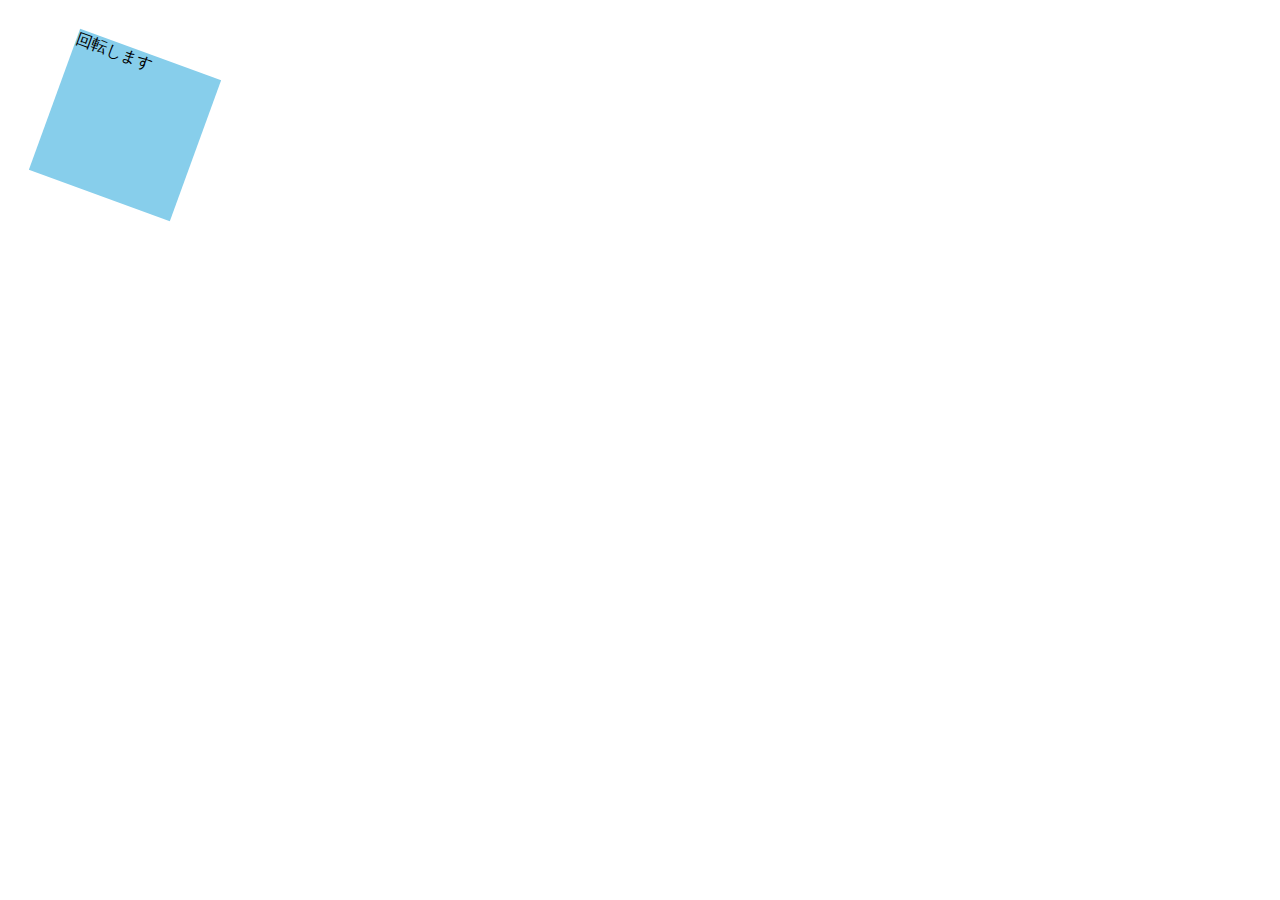
<file: kadai_mdn_css/mdn.html>
<!DOCTYPE html>
<html>

<head>
    <style>
        div {
            position: absolute;
            left: 50px;
            top: 50px;
            width: 150px;
            height: 150px;
            background-color: skyblue;
            transform: rotate(20deg);
        }
    </style>
</head>

<body>
    <div>
        回転します
    </div>

</body>

</html>
</file>
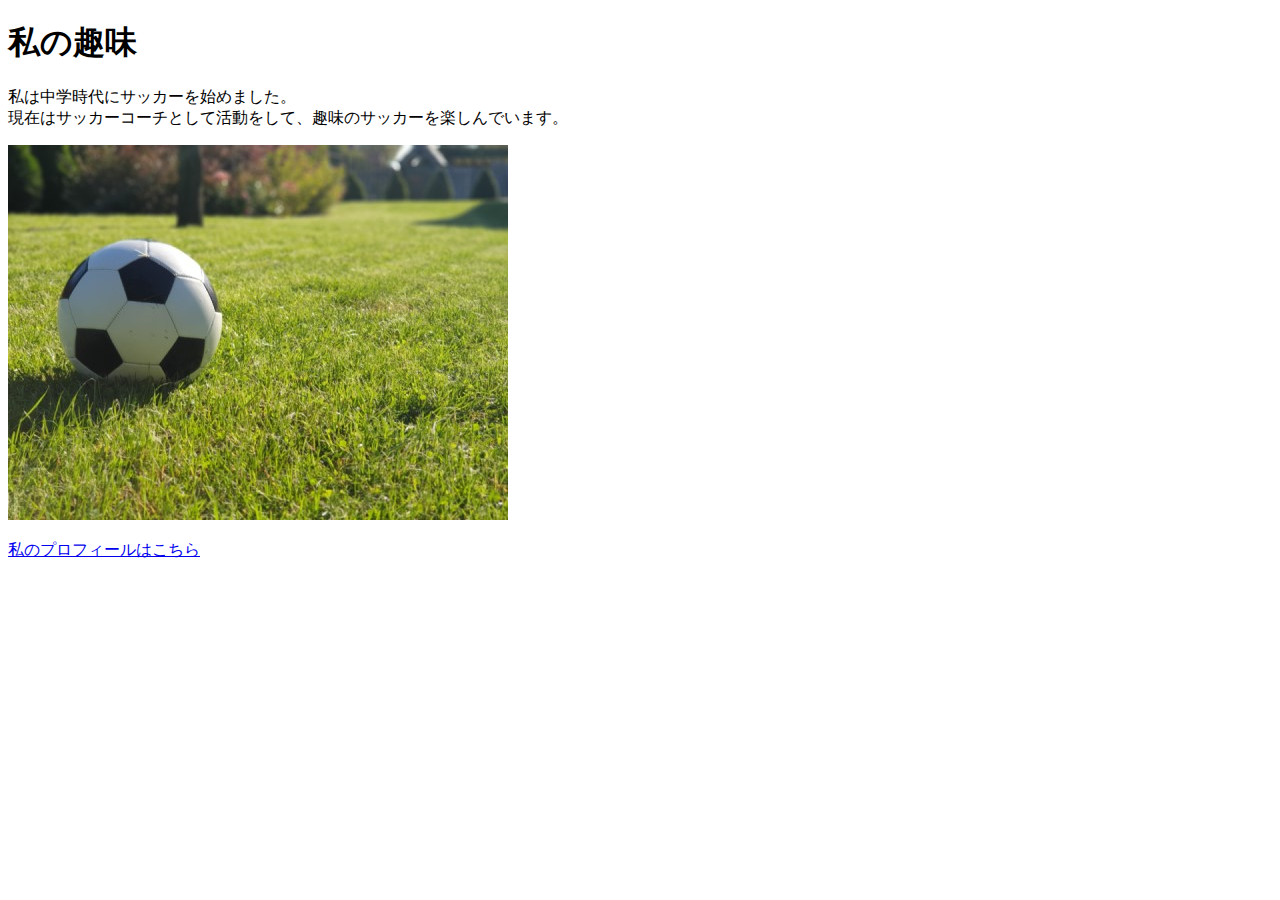
<file: kadai_005/html/kadai_005.html>
<!DOCTYPE html>
<html>
 <head>
     <title>5章課題</title>
     <meta name="description" content="このページは５章の課題です。">
     <meta charset="utf-8">
 </head>

 <body>
     <h1>私の趣味</h1>
     <p>私は中学時代にサッカーを始めました。<br>
     現在はサッカーコーチとして活動をして、趣味のサッカーを楽しんでいます。</p>
     <img src="../images/sample.jpg"alt="画像">
     <p><a href="https://twitter.com/samuraijuku">私のプロフィールはこちら</a></p>
 </body>

</html>
</file>
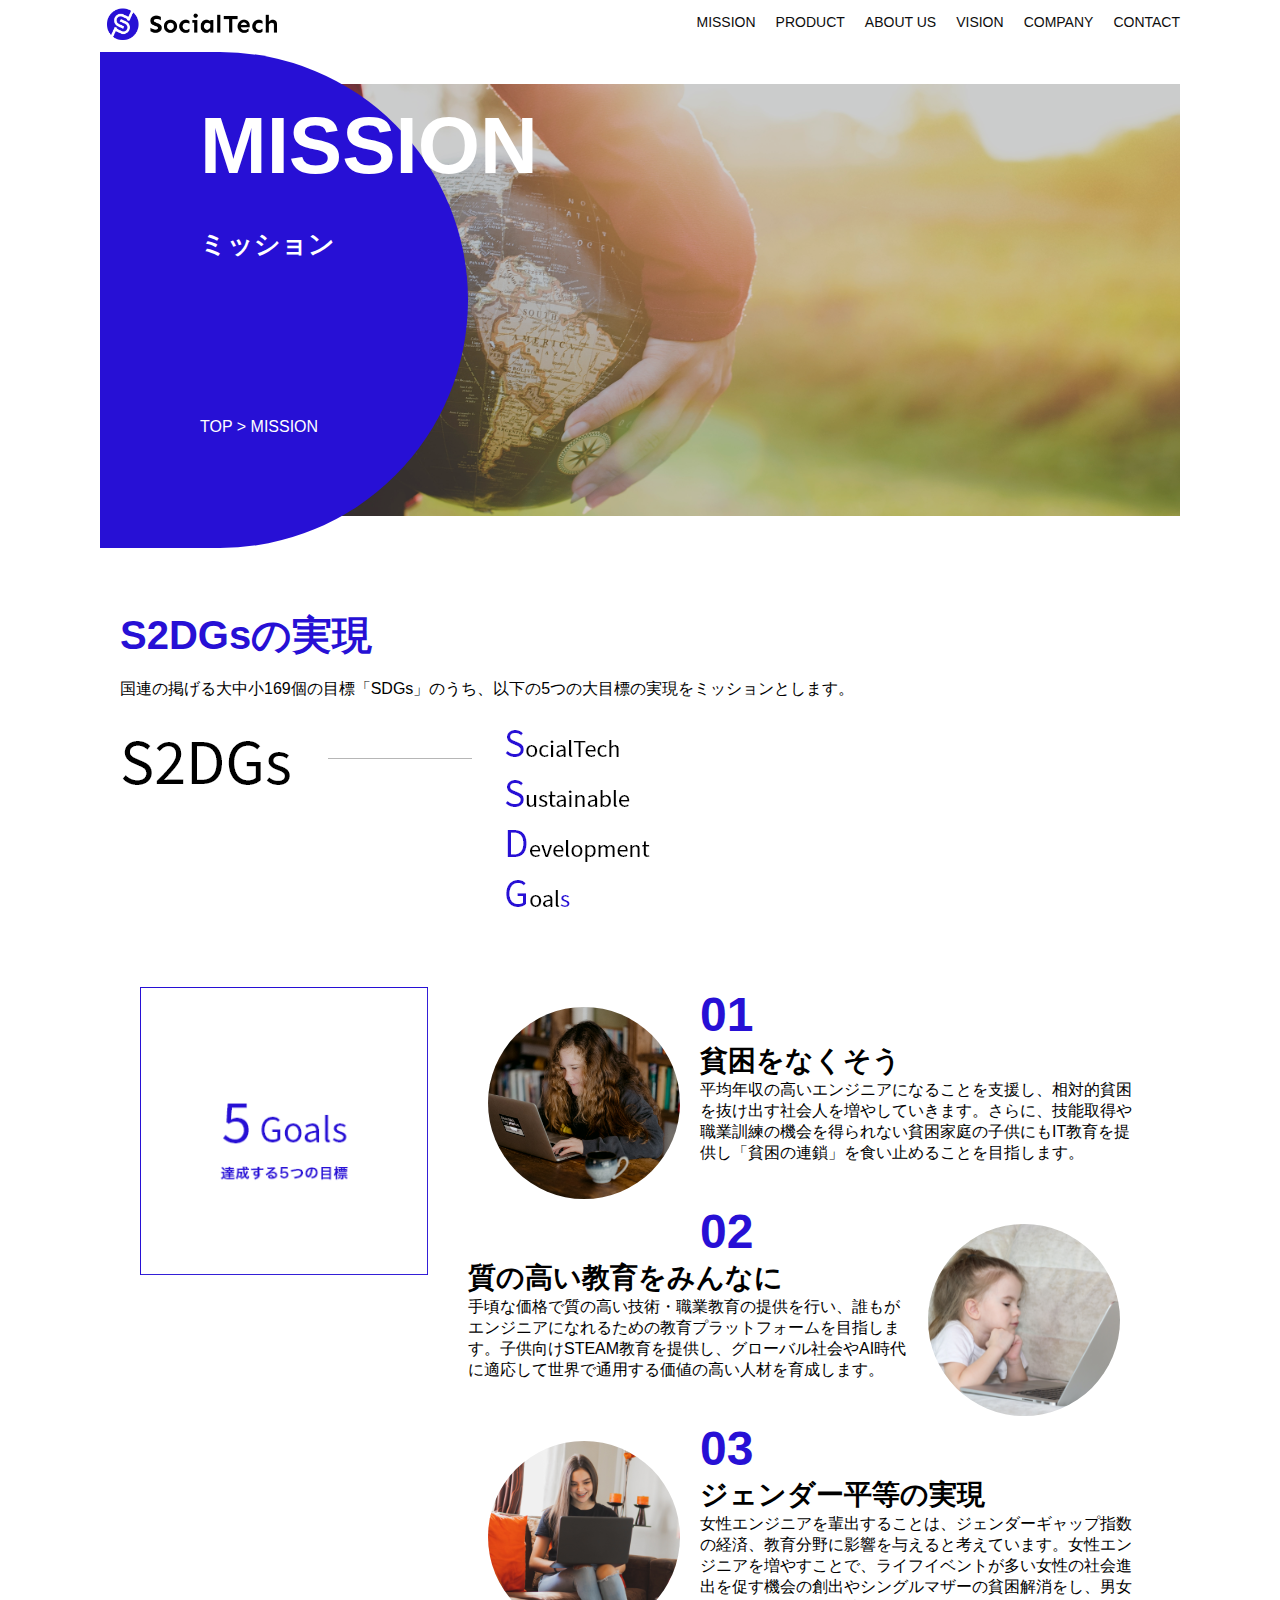
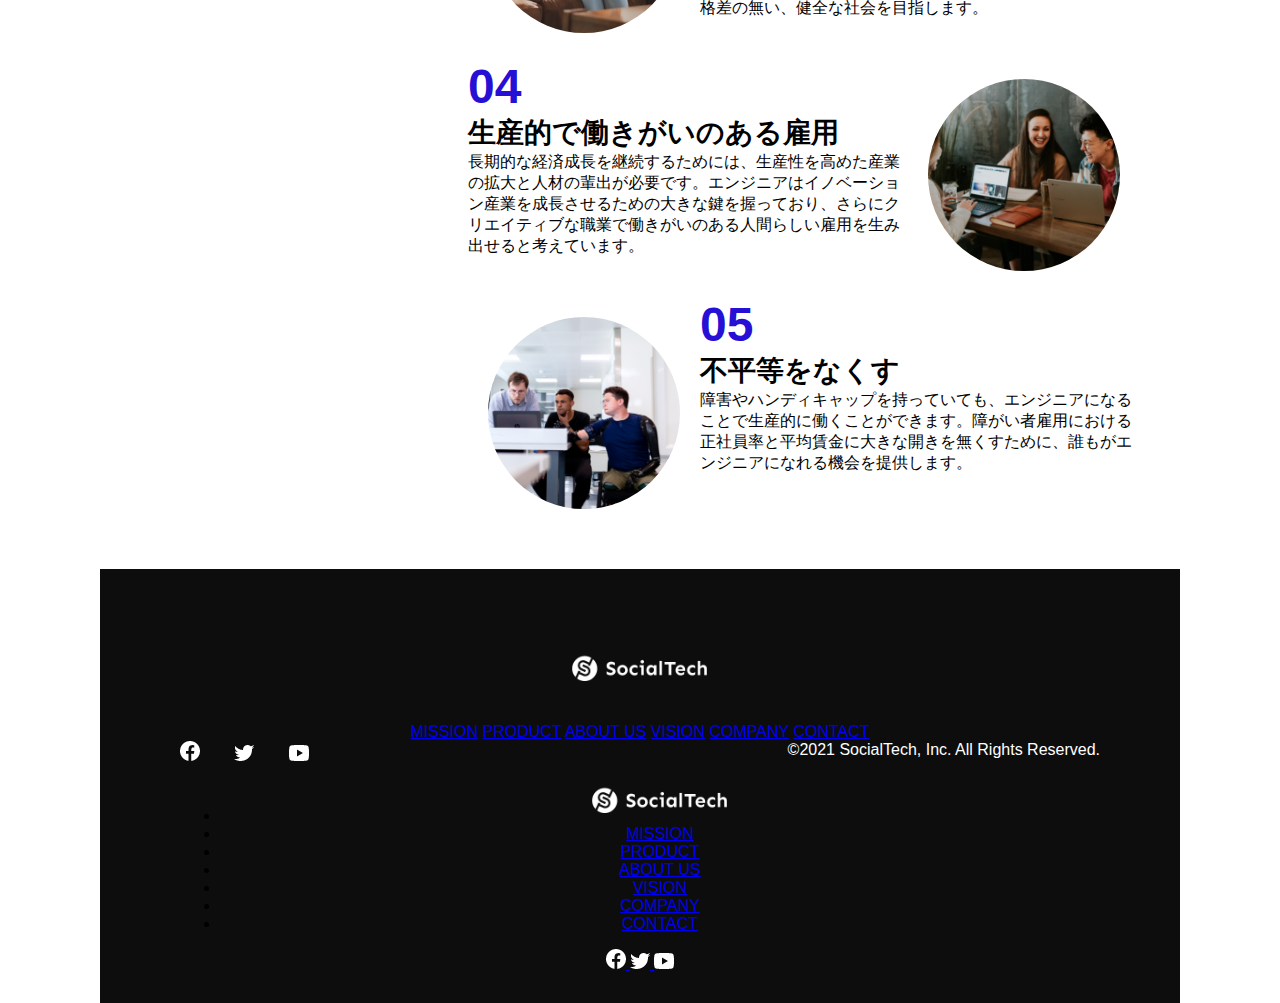
<file: kadai_tutorial_output/socialtech/mission.html>
<!DOCTYPE html>
<html>
    <head>
        <title>SocialTech - MISSION ミッション -</title>
        <meta chaeset="utf-8">
        <meta name="description" content="SocialTechが目指す5つの目標（S2DGs）を紹介します">
        <meta name="viewport" href="width=device-width, initial-scale=1.0">
        <link rel="stylesheet" href="style.css">
    </head>

    <body>
        <header>
            <a href="index.html" id="logo">
                <img src="images/logo.png" alt="トップページに戻る">

            </a>

            <nav id="nav-pc">
                <ul>
                    <li><a href="mission.html">MISSION</a></li>
                    <li><a href="product.html">PRODUCT</a></li>
                    <li><a href="index.html#aboutus">ABOUT US</a></li>
                    <li><a href="index.html#vision">VISION</a></li>
                    <li><a href="index.html#company">COMPANY</a></li>
                    <li><a href="index.html#contact">CONTACT</a></li>
                </ul>
            </nav>
            <button id="menu-sp" onclick="document.getElementById('nav-sp').style.display = 'block'">
                <img src="images/button-menu.png" alt="ナビゲーションを開く">
                </button>
                <div id="nav-sp">
                      <button id="close" onclick="document.getElementById('nav-sp').style.display = 'none'">
                     <img src="images/button-close.png" alt="ナビゲーションを閉じる">
                      </button>
                    
                     <nav>
                   <ul>
                    <li>
                    <a id="logo-sp" href="index.html" onclick="document.getElementById('nav-sp').style.display = 'none'"><img src="images/logo-sp.png" alt="トップページに戻る"></a>
                    </li>
                    <li><a class="menu" href="mission.html" onclick="document.getElementById('nav-sp').style.display = 'none'">MISSION</a></li>
                    <li><a class="menu" href="product.html" onclick="document.getElementById('nav-sp').style.display = 'none'">PRODUCT</a></li>
                    <li><a class="menu" href="index.html#aboutus" onclick="document.getElementById('nav-sp').style.display = 'none'">ABOUT US</a></li>
                    <li><a class="menu" href="index.html#vision" onclick="document.getElementById('nav-sp').style.display = 'none'">VISION</a></li>
                    <li><a class="menu" href="index.html#company" onclick="document.getElementById('nav-sp').style.display = 'none'">COMPANY</a></li>
                    <li><a class="menu" href="index.html#contact" onclick="document.getElementById('nav-sp').style.display = 'none'">CONTACT</a></li>
                    </ul>
                    </nav>
                    <div id="sns">
                    <a href="https://www.facebook.com/sejuku2013">
                    <img src="images/button-facebook.png" alt="Facebookのリンク">
                    </a>
                    <a href="https://twitter.com/samuraijuku">
                    <img src="images/button-twitter.png" alt="Twitterのリンク">
                    </a>
                    <a href="https://www.youtube.com/channel/UCCFOQO5aDK0xXam4cUQXT8g">
                    <img src="images/button-youtube.png" alt="YouTubeのリンク">
                    </a>
                </div>
            </div>


        </header>

        <main>
            <article>
                <sectin id="mission-main">
                    <div class="mission-main-inner">
                        <div id="mission-title">
                            <h1>MISSION<br><span>ミッション</span></h1>
                            <p>TOP > MISSION</p>
                        </div>
                    </div>
                </sectin>
                <section id="mission-s2dgs">
                    <h2 class="mission-h2">S2DGsの実現</h2>
                    <p>国連の掲げる大中小169個の目標「SDGs」のうち、以下の5つの大目標の実現をミッションとします。</p>
                    <img src="images/mission/mission-s2dgs.png" alt="S2dgs">

                </section>
                <section id="mission-five-goals">
                    <div class="five-goals-image">
                        <img src="images/mission/mission-5goals.png" alt="5goals">
                    </div>
                    <div class="five-goals-read">
                        <div>
                            <img class="fivegoals-image-left" src="images/mission/mission-5goals01.png" alt="PCを操作する女の子">
                            <span class="fivegoals-number">01</span>
                            <h3 class="fivegoals-h3">貧困をなくそう</h3>
                            <o class="fivegoals-p">平均年収の高いエンジニアになることを支援し、相対的貧困を抜け出す社会人を増やしていきます。さらに、技能取得や職業訓練の機会を得られない貧困家庭の子供にもIT教育を提供し「貧困の連鎖」を食い止めることを目指します。</o>   
                        </div>
                        <div>
                            <img class="fivegoals-image-right" src="images/mission/mission-5goals02.png" alt="PCを見つめる小さい女の子">
                            <span class="fivegoals-number">02</span>
                            <h3 class="fivegoals-h3">質の高い教育をみんなに</h3>
                            <o class="fivegoals-p">手頃な価格で質の高い技術・職業教育の提供を行い、誰もがエンジニアになれるための教育プラットフォームを目指します。子供向けSTEAM教育を提供し、グローバル社会やAI時代に適応して世界で通用する価値の高い人材を育成します。</o>   
                        </div>
                        <div>
                            <img class="fivegoals-image-left" src="images/mission/mission-5goals03.png" alt="PCを操作する女性">
                            <span class="fivegoals-number">03</span>
                            <h3 class="fivegoals-h3">ジェンダー平等の実現</h3>
                            <o class="fivegoals-p">女性エンジニアを輩出することは、ジェンダーギャップ指数の経済、教育分野に影響を与えると考えています。女性エンジニアを増やすことで、ライフイベントが多い女性の社会進出を促す機会の創出やシングルマザーの貧困解消をし、男女格差の無い、健全な社会を目指します。</o>   
                        </div>
                        <div>
                            <img class="fivegoals-image-right" src="images/mission/mission-5goals04.png" alt="笑顔で話し合う３人の男女">
                            <span class="fivegoals-number">04</span>
                            <h3 class="fivegoals-h3">生産的で働きがいのある雇用</h3>
                            <o class="fivegoals-p">長期的な経済成長を継続するためには、生産性を高めた産業の拡大と人材の輩出が必要です。エンジニアはイノベーション産業を成長させるための大きな鍵を握っており、さらにクリエイティブな職業で働きがいのある人間らしい雇用を生み出せると考えています。</o>   
                        </div>
                        <div>
                            <img class="fivegoals-image-left" src="images/mission/mission-5goals05.png" alt="障害を持つ男性が生き生きと働く様子">
                            <span class="fivegoals-number">05</span>
                            <h3 class="fivegoals-h3">不平等をなくす</h3>
                            <o class="fivegoals-p">障害やハンディキャップを持っていても、エンジニアになることで生産的に働くことができます。障がい者雇用における正社員率と平均賃金に大きな開きを無くすために、誰もがエンジニアになれる機会を提供します。</o>   
                        </div>
                    </div>

                </section>

            </article>
        </main>

        <footer>
            <div id="footer-logo">
                <img src="images/logo-sp.png" alt="SocialTech">
            </div>
            <div id="footer-link">
                <a href="mission.html">MISSION</a>
                <a href="product.html">PRODUCT</a>
                <a href="index.html#aboutus">ABOUT US</a>
                <a href="index.html#vision">VISION</a>
                <a href="index.html#company">COMPANY</a>
                <a href="index.html#contact">CONTACT</a>
            </div>
            <div id="sns-footer">
                  <div class="sns-btns">
                    <a href="https://www.facebook.com/sejuku2013"><img src="images/button-facebook.png" alt="Facebookのリンク"></a>
                    <a href="https://twitter.com/samuraijuku"><img src="images/button-twitter.png" alt="Twitterのリンク"></a>
                    <a href="https://www.youtube.com/channel/UCCFOQO5aDK0xXam4cUQXT8g"><img src="images/button-youtube.png" alt="YouTubeのリンク"></a>
                 </div>
                  <p id="copyright">&copy;2021 SocialTech, Inc. All Rights Reserved.</p>
                  </div>
                  <nav>
                    <ul>
                     <li>
                     <a id="logo-sp" href="index.html" onclick="document.getElementById('nav-sp').style.display = 'none'"><img src="images/logo-sp.png" alt="トップページに戻る"></a>
                     </li>
                     <li><a class="menu" href="mission.html" onclick="document.getElementById('nav-sp').style.display = 'none'">MISSION</a></li>
                     <li><a class="menu" href="product.html" onclick="document.getElementById('nav-sp').style.display = 'none'">PRODUCT</a></li>
                     <li><a class="menu" href="index.html#aboutus" onclick="document.getElementById('nav-sp').style.display = 'none'">ABOUT US</a></li>
                     <li><a class="menu" href="index.html#vision" onclick="document.getElementById('nav-sp').style.display = 'none'">VISION</a></li>
                     <li><a class="menu" href="index.html#company" onclick="document.getElementById('nav-sp').style.display = 'none'">COMPANY</a></li>
                     <li><a class="menu" href="index.html#contact" onclick="document.getElementById('nav-sp').style.display = 'none'">CONTACT</a></li>
                     </ul>
                     </nav>
                     <div id="sns">
                     <a href="https://www.facebook.com/sejuku2013">
                     <img src="images/button-facebook.png" alt="Facebookのリンク">
                     </a>
                     <a href="https://twitter.com/samuraijuku">
                     <img src="images/button-twitter.png" alt="Twitterのリンク">
                     </a>
                     <a href="https://www.youtube.com/channel/UCCFOQO5aDK0xXam4cUQXT8g">
                     <img src="images/button-youtube.png" alt="YouTubeのリンク">
                     </a>
                 </div>
             </div>
        </footer>
    


        
    </body>
</html>
</file>
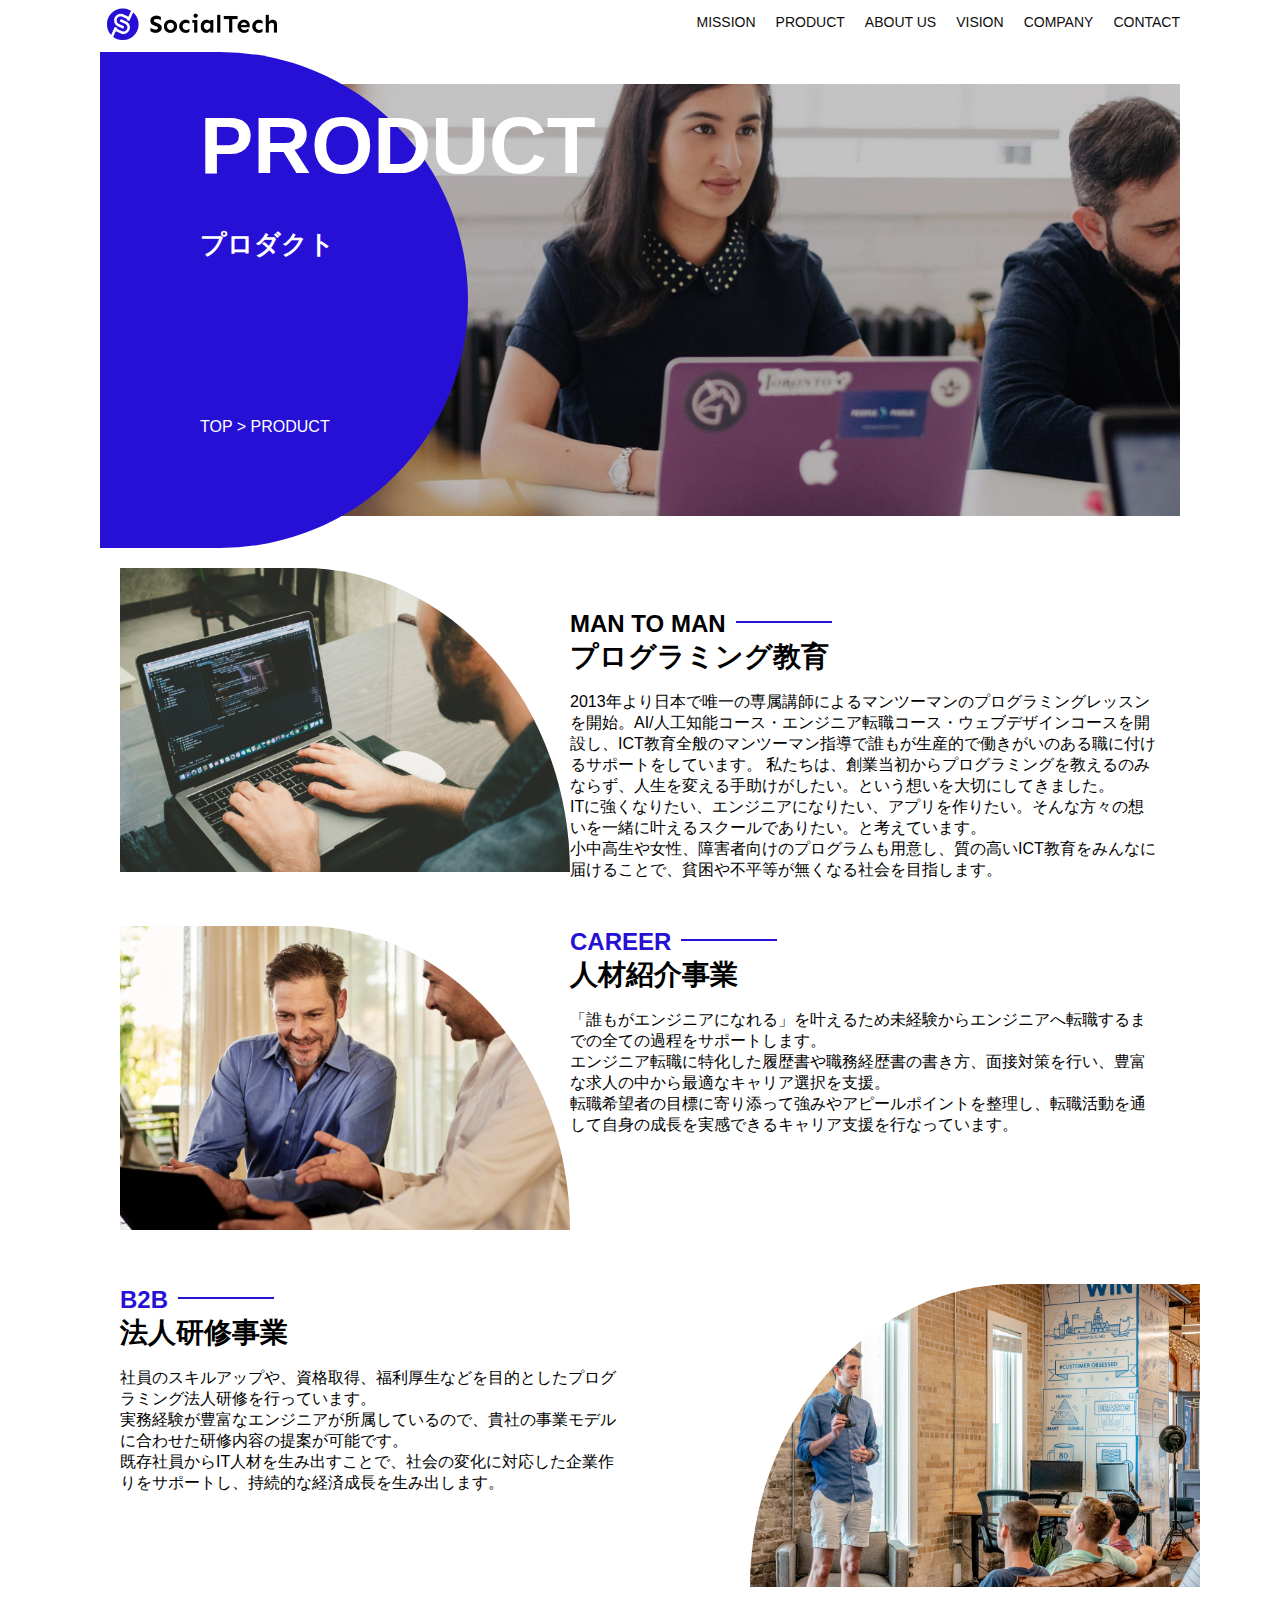
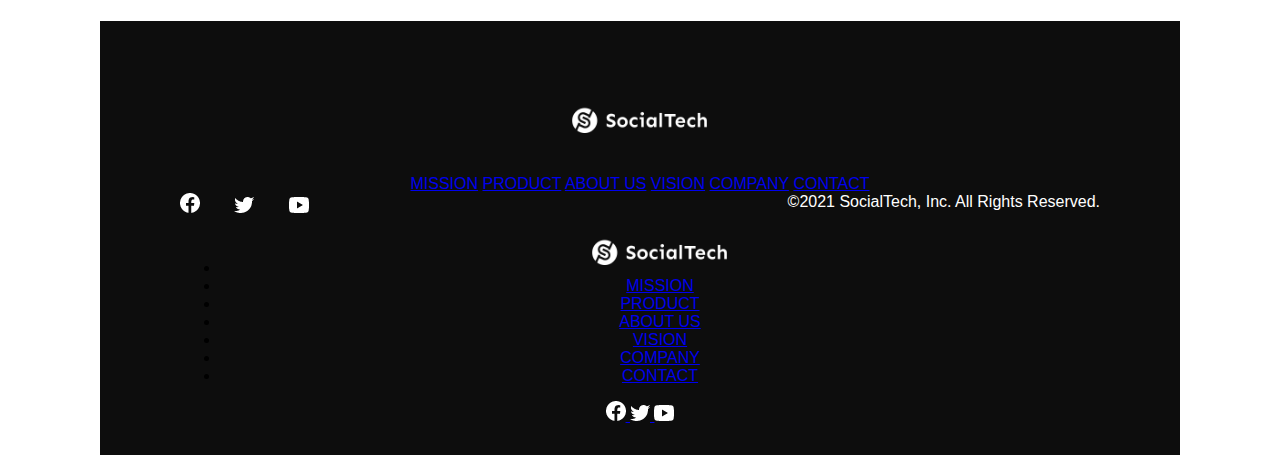
<file: kadai_tutorial_output/socialtech/product.html>
<!DOCTYPE html>
<html>
<head>
    <title>SocialTech -PRODUCT プロダクト-</title>
    <meta charset="utf-8">
    <meta name="description" content="SocialTechの4つのプロダクトを紹介します">
    <meta name="viewport" content="width=device-width, initial-scale=1.0">
    <link rel="stylesheet" href="style.css">
</head>

<body>
    <header>
        <a href="index.html" id="logo">
            <img src="images/logo.png" alt="トップに戻る">
        </a>
        <nav id="nav-pc">
            <ul>
                <li><a href="mission.html">MISSION</a></li>
                <li><a href="product.html">PRODUCT</a></li>
                <li><a href="index.html#aboutus">ABOUT US</a></li>
                <li><a href="index.html#vision">VISION</a></li>
                <li><a href="index.html#company">COMPANY</a></li>
                <li><a href="index.html#contact">CONTACT</a></li>
            </ul>
        </nav>
        <button id="menu-sp" onclick="document.getElementById('nav-sp').style.display = 'block'">
            <img src="images/button-menu.png" alt="ナビゲーションを開く">
            </button>
            <div id="nav-sp">
                  <button id="close" onclick="document.getElementById('nav-sp').style.display = 'none'">
                 <img src="images/button-close.png" alt="ナビゲーションを閉じる">
                  </button>
        
    </header>
    <main>
        <article>
            <section id="product-main">
                <div class="product-main-inner">
                    <div id="product-title">
                        <h1>PRODUCT<br><span>プロダクト</span></h1>
                        <p>TOP > PRODUCT</p>
                    </div>
                </div>
            </section>
            <section class="product-section product-section-left">
                <div class="product-section-img">
                    <img src="images/product/product-mantoman.png" alt="PCでコードを書く男性">
                </div>
                <div class="product-read">
                    <h2 class="prodct-h2">MAN TO MAN</h2>
                    <h3 class="product-h3">プログラミング教育</h3>
                    <p>2013年より日本で唯一の専属講師によるマンツーマンのプログラミングレッスンを開始。AI/人工知能コース・エンジニア転職コース・ウェブデザインコースを開設し、ICT教育全般のマンツーマン指導で誰もが生産的で働きがいのある職に付けるサポートをしています。 私たちは、創業当初からプログラミングを教えるのみならず、人生を変える手助けがしたい。という想いを大切にしてきました。<br>ITに強くなりたい、エンジニアになりたい、アプリを作りたい。そんな方々の想いを一緒に叶えるスクールでありたい。と考えています。<br>小中高生や女性、障害者向けのプログラムも用意し、質の高いICT教育をみんなに届けることで、貧困や不平等が無くなる社会を目指します。</p>   
                </div>
  
                </div>
            </section>
            <section class="product-section product-section-left">
                <div class="product-section-img">
                 <img src="images/product/product-career.png" alt="笑顔で話し合う2人の男性">
                  </div>
                <div class="product-read">
                 <h2 class="product-h2">CAREER</h2>
                   <h3 class="product-h3">人材紹介事業</h3>
                    <p>「誰もがエンジニアになれる」を叶えるため未経験からエンジニアへ転職するまでの全ての過程をサポートします。<br>エンジニア転職に特化した履歴書や職務経歴書の書き方、面接対策を行い、豊富な求人の中から最適なキャリア選択を支援。<br>転職希望者の目標に寄り添って強みやアピールポイントを整理し、転職活動を通して自身の成長を実感できるキャリア支援を行なっています。<br></p>
                            </div>
                          </section>
                  
                          <section class="product-section product-section-right">
                            <div class="product-read">
                              <h2 class="product-h2">B2B</h2>
                              <h3 class="product-h3">法人研修事業</h3>
                              <p>社員のスキルアップや、資格取得、福利厚生などを目的としたプログラミング法人研修を行っています。<br>実務経験が豊富なエンジニアが所属しているので、貴社の事業モデルに合わせた研修内容の提案が可能です。<br>既存社員からIT人材を生み出すことで、社会の変化に対応した企業作りをサポートし、持続的な経済成長を生み出します。</p>
                            </div>
                            <div class="product-section-img">
                              <img src="images/product/product-b2b.png" alt="講演中の男性とそれを聴く人々">
                            </div>
                          </section>


        </article>
    </main>
    <footer>
        <div id="footer-logo">
            <img src="images/logo-sp.png" alt="SocialTech">
        </div>
        <div id="footer-link">
            <a href="mission.html">MISSION</a>
            <a href="product.html">PRODUCT</a>
            <a href="index.html#aboutus">ABOUT US</a>
            <a href="index.html#vision">VISION</a>
            <a href="index.html#company">COMPANY</a>
            <a href="index.html#contact">CONTACT</a>
        </div>
        <div id="sns-footer">
              <div class="sns-btns">
                <a href="https://www.facebook.com/sejuku2013"><img src="images/button-facebook.png" alt="Facebookのリンク"></a>
                <a href="https://twitter.com/samuraijuku"><img src="images/button-twitter.png" alt="Twitterのリンク"></a>
                <a href="https://www.youtube.com/channel/UCCFOQO5aDK0xXam4cUQXT8g"><img src="images/button-youtube.png" alt="YouTubeのリンク"></a>
             </div>
              <p id="copyright">&copy;2021 SocialTech, Inc. All Rights Reserved.</p>
              </div>
              <nav>
                <ul>
                 <li>
                 <a id="logo-sp" href="index.html" onclick="document.getElementById('nav-sp').style.display = 'none'"><img src="images/logo-sp.png" alt="トップページに戻る"></a>
                 </li>
                 <li><a class="menu" href="mission.html" onclick="document.getElementById('nav-sp').style.display = 'none'">MISSION</a></li>
                 <li><a class="menu" href="product.html" onclick="document.getElementById('nav-sp').style.display = 'none'">PRODUCT</a></li>
                 <li><a class="menu" href="index.html#aboutus" onclick="document.getElementById('nav-sp').style.display = 'none'">ABOUT US</a></li>
                 <li><a class="menu" href="index.html#vision" onclick="document.getElementById('nav-sp').style.display = 'none'">VISION</a></li>
                 <li><a class="menu" href="index.html#company" onclick="document.getElementById('nav-sp').style.display = 'none'">COMPANY</a></li>
                 <li><a class="menu" href="index.html#contact" onclick="document.getElementById('nav-sp').style.display = 'none'">CONTACT</a></li>
                 </ul>
                 </nav>
                 <div id="sns">
                 <a href="https://www.facebook.com/sejuku2013">
                 <img src="images/button-facebook.png" alt="Facebookのリンク">
                 </a>
                 <a href="https://twitter.com/samuraijuku">
                 <img src="images/button-twitter.png" alt="Twitterのリンク">
                 </a>
                 <a href="https://www.youtube.com/channel/UCCFOQO5aDK0xXam4cUQXT8g">
                 <img src="images/button-youtube.png" alt="YouTubeのリンク">
                 </a>
             </div>
         </div>
    </footer>
</body>
</html>
</file>
<file: kadai_tutorial_output/socialtech/style.css>
body{
    max-width:1080px;
    margin: 0 auto 0 auto;
    font-family: "Source Sans Pro","Hiragino Kaku Gothic ProN",Meiryo,Arial,sans-serif;
}

header{
    display:flex;
    justify-content:space-between;
}

#nav-pc{
    font-size: 14px;
}
#nav-pc ul {
        display: flex;
        padding-left: 0;
 }
      
 #nav-pc li{
    list-style:none;
 }

#nav-pc a{
    text-decoration: none;
    margin-left:20px;
    color:#0d0d0d;
}

#nav-pc a:hover{
    text-decoration:underline;
}

#nav-sp,
#menu-sp{
    display:none;
}

#main-visual {
        position: relative;
        height: 470px;
      }


#main-message {
            position: absolute;
            top: 0;
            left: 0;
            background-color: #2710d5;
            color: #ffffff;
            border-radius: 0 0 476px 0;
            max-width: 620px;
            height: 100%;
            width: 100%;
            z-index: 11;
        }

#main-message > h1 {
        font-size: 60px;
        margin: 100px 0 0 50px;}
#main-message > p { 
        font-size: 28px;
        margin: 0 0 0 50px;
}


#main-visual > img {
        max-width: 620px;
        border-radius: 476px 0 0 0;
        position: absolute;
        top: 0;
        right: 0;
        z-index: 10;
}

h2{
    margin:40px 0 0 0;
}

h2::after{
    content: url("images/line.png");
    margin-left: 10px;
}

h3{
    font-size: 27px;
}

#mission{
    margin: 80px auto 80px auto;
}
#mission-flex{
    display:flex;
}

#mission-flex > div {
    width:50%;
    margin: 20px;
}
#mission-photo {
    width: 100%;

}

#s2dgs {
    margin-top: 50px;
    width:100%;
}

#product{
    background-color: #fafafa;
    margin: 80px 0 80px 0;
    padding:10px 40px 0px 40px;
}

#product .product-flex{
    margin-top:40px;
    display:flex;
}

#product-left{
    width:50%;
    margin-right:20px;
}

#product-right{
    width: 50%;
    margin-left: 20px;
    margin-top: 80px;
}


#product-left > div{
    position: relative;
    height:480px;
    margin-right: 20px;
}
#product-right > div{
    position:relative;
    height: 480px;
    margin-left:20px;
}

.product-photo{
    width:100%;
}

.product-explain {
        background-color: #ffffff;
        position: absolute;
        left: 0;
        bottom: 50px;
        margin: 0 40px 0 40px;
        padding: 20px;
        box-shadow: 5px 5px 10px rgba(0, 0, 0, 0.05);
    }
      
      /* 説明文の英語 */
.product-explain > span {
        color: #2710d5;
        font-weight: bold;
        font-size: 16px;
        margin: 0;
}
      
      /* 説明文の見出し */
.product-explain > h3 {
        margin: 5px 0 5px 0;
}
      
      /* 説明文 */
.product-explain > p {
        font-size: 14px;
        margin: 0;
}
      
      /* もっと見るボタン */
#product-more {
        text-align: center;
}
      
#product-more a {
        position: relative;
        bottom: -42px;
}

 /* ABOUT US */

#aboutus{
    margin: 80px auto 80px auto;
}

/*３つの組織文化と画像を入れる枠 */
#aboutus > div {
    display: flex;
}
.culture-img{
    width: 50%;
    align-self: flex-start;
}

.culture-img2{
    margin-top: 50px;
    width:100%
}

.culture-table{
    margin-right: 50px;
}

.culture-num{
    font-size: 80px;
    color: #2710d5;
    padding: 0 20px 0 0;
}

.culture-table th{
    text-align: left;
    font-size: 28px;
    font-weight: bold;
}

.culture-en{
    color: #2710d5;
    font-size:20px;
}

.culture-description{
    margin: 0;
}

#vision{
    margin: 80px auto 80px auto;
}

#vision > div{
    display: flex;
    justify-content: space-between;
    flex-wrap: wrap;
}

.vision-box{
    width: 300px;
    height: 300px;
    margin-bottom: 30px;
    position: relative;
}

.vision-box > img{
    width: 100%;
    position: relative;
    z-index: 30;
}

.vision-box > div{
    position:absolute;
    top: 0;
    left: 0;
    z-index: 31;
    margin-right: 20px;
}

.vision-box > div >h4 {
    color: #2710d5;
    font-size: 19px;
    margin: 80px 0 0 0;
}

.vision-box > div > h4::first-letter {
    font-size: 40px;
}

.vision-box > div > h5{
    font-size: 20px;
    margin:0 0 0 0;
}

.vision-box > div > p{
    margin: 10px 0 0 0;
}

#company{
    margin: 80px auto 80px auto;
}

#company-table{
    width:100%;
}

.tableheader{
    text-align: left;
    padding:20px;
    border-bottom-color: #2710d5;
    border-bottom-width: 1px;
    border-bottom-style: solid;
    width:100px;
}

.tableheader-first{
    border-top-color: #2710d5;
    border-top-width: 1px;
    border-top-style: solid;

}

.cell{
    padding:30px;
    border-bottom-color: #ececec;
    border-bottom-width: 1px;
    border-bottom-style: solid;
}
.cell-first{
    border-top-color: #ececec;
    border-top-width: 1px;
    border-top-style:solid;
}
#company > iframe{
    width:100%;
    height:368px;
    margin-top:40px;
}

#contact{
    margin: 80px auto 80px auto;
}

#contact > form > div {
    display:flex;
    flex-direction:row;
    flex-wrap: wrap;
    padding-bottom:30px;
}

.contact-heading{
    width:240px;
    align-self:center;
}

.contact-label{
    font-weight: bold;
}
.contact-span{
    color:#ce2222;
    margin: 0 0 0 20px;
    font-weight: bold;
}

.contact-textbox{
    border-top:0px;
    border-left:0px;
    border-right: 0px;
    border-bottom-width: 1px;
    border-bottom-color: #707070;
    background-color: #fafafa;
    width: 400px;
    height: 200px;
}

#contact dt{
    font-weight: bold;
}

#contact dd{
    margin:0 0 16px 0;
}

#contact dd p {
    margin: 0;
}

#contact dd ul {
    padding-left: 0;
}
#contact dd li{
    margin-bottom: 0;
    list-style: none;
}

footer{
    background-color:#0d0d0d;
    text-align: center;
    padding: 80px 80px 30px 80px;
}

#footer-logo{
    margin-bottom:30px;
}

#sns-footer{
    display: flex;
    justify-content:space-between;
    text-align: left;

}

#sns-footer a {
    margin-right:30px;
}

#copyright{
    color:#ffffff;
    margin:0;
}

/* 画面幅が767px以下のとき */
@media screen and (max-width: 767px) {
    /* スマートフォン用のスタイルを指定する */
    /* PC用ナビゲーション非表示 */
    #nav-pc {
      display: none;
 }
  

  
    
    /* ハンバーガーメニュー */
   #menu-sp {
    display: block;
     background-color: transparent;
    float: right;
    padding: 0;
    border: none;
   }
    
    /* スマホ用ナビゲーションの表示切替*/
    /* 初期状態、レイアウトと非表示設定 */
    #nav-sp {
        background-color: #2710d5;
        position: fixed;
        left: 0;
        top: 0;
        height: 100%;
        width: 100%;
        display: none;
        z-index: 100;
    }

    #close {
              position: absolute;
              top: 20px;
              right: 20px;
              background-color: transparent;
              border: none;
            }
          
            #nav-sp nav ul {
              padding-left: 0;
            }
          
            #nav-sp nav li {
              list-style: none;
            }
          
            /* ナビゲーションメニュー用ロゴ */
            #logo-sp {
              margin: 80px 0 30px 20px;
            } 


/* ナビゲーションのリンクの装飾設定 */
   #nav-sp nav a {
         display: block;
         color: #ffffff;
       }
      
       #nav-sp nav a:hover {
          text-decoration: underline;
        }
      
        #nav-sp .menu {
          text-decoration: none;
          margin: 0 20px 0 20px;
          height: 44px;
          font-size: 16px;
          background-image: url("images/arrow.png");
          background-repeat: no-repeat;
          background-position: right top;
        }

        #sns{
            position:absolute;
            bottom:20px;
            left:20px;
        }

        #sns > a {
            margin-right:30px;
        }

        #main-visual{
            position:relative;
            height: 470px;
        }

        #main-visual > div{
            position:relative;
            height: 280px;
        }

        #main-visual h1 {
            font-size: 28px;
            margin: 90px 0 0 0;
        }

        #main-visual > div > p {
            margin:0;
            font-size: 15px;
        }

        #main-visual > img{
            width: 100%;
            border-radius: 476px 0 0 0;
            top: auto;
            bottom: 0;
        }

        h2{
            margin: 15px 0 15px 0;
        }

        h3{
            font-size:24px;
            margin:10px 0 0 0;
        }

        #product{
            margin:0;
            padding:10px 20px 0 20px;
        }

        #product .product-flex{
            flex-direction: column;
            margin-top: 0;
        }

        #product-left,
        #product-right{
            width: 100%;
            margin: 0;
        }

        /*  画像＋説明の枠 */
    #product-left > div,
    #product-right > div {
      height: auto;
      margin: 0;
    }
  
    /* 説明文の枠 */
    .product-explain {
      position: relative;
      margin: 0;
    }
  
    .product-explain > h3 {
      margin: 10px 0 10px 0;
      font-size: 24px;
    }
  
   /* もっと見るボタン */
     #product-more {
       text-align: left;
     }

     /* ABOUT US */
    #aboutus {
          margin: 80px 20px 80px 20px;
        }
      
        #aboutus > div {
          flex-direction: column;
       }
      
        .culture-table th {
          font-size: 16px;
        }
      
        .culture-table {
          margin-right: 0;
          padding-right: 20px;
          order: 2;
        }
      
        .culture-img {
          width: 100%;
          order: 1;
        }
      
        .culture-img2 {
          margin-top: 0;
        }
      
        .culture-num {
          padding: 0;
        }
      
        .culture-description {
          margin: 0;
        }

        #vision{
            margin: 80px 20px 80px 20px;
        }

        .vision-box > img{
            position: absolute;
            top: 0;
            left: 0;
        }

        .vision-box > div > h4{
            margin:60px 0 0 0;
        }

        #company{
            margin: 0 20px 0 20px;
        }

        #company > h3{
            margin-bottom: 20px;
        }

        .tableheader{
            width: 50px;
        }

        .cell{
            padding: 20px;
        }

        #company > iframe{
            height:240px;
        }
        #contact {
                  margin: 80px 20px 80px 20px;
                }
              
                #contact > h3 {
                  margin-bottom: 20px;
                }
              
                #contact > form > div {
                  flex-direction: column;
                  margin-bottom: 20px;
                }
              
                .contact-heading {
                  align-self: auto;
                  margin-bottom: 20px;
                }
             
               .contact-textbox {
                  min-width: 300px;
                  width: 100%;
                }
              
                .contact-textarea {
                  height: 150px;
                  width: 100%;
                }
              
                .radiobutton {
                  margin-bottom: 20px;
                }
                footer {
                          padding: 30px 20px 50px 20px;
                          text-align: left;
                        }
                      
                        #footer-link > a {
                          margin: 0 20px 30px 0;
                          display: block;
                          background-image: url("images/arrow.png");
                          background-repeat: no-repeat;
                          background-position: right top;
                        }
                      
                        #footer-link > a:hover {
                          text-decoration: underline;
                        }
                      
                        #sns-footer {
                          flex-direction: column;
                          justify-content: flex-start;
                        }
                      
                        #copyright {
                          font-size: 12px;
                          margin-top: 30px;
                        }
                        #nav-pc{
                            display:none;
                        }
                        footer{
                            padding: 30px 20px 50px 20px;
                            text-align:left;
                        }
                    
                        #footer-link > a{
                            margin: 0 20px 30px 0;
                            display:block;
                            background-image:url("images/arrow.png");
                            background-repeat:no-repeat;
                            background-position:right top;
                        }
                        #footer-link > a:hover{
                            text-decoration:underline;
                        }
                        #sns-footer {
                                flex-direction: column;
                                justify-content: flex-start;
                              }
                            
                        #copyright {
                                font-size: 12px;
                                margin-top: 30px;
                            }
                           
                    
                      
                        /* mission.html用スタイル */
                        /* ミッションのメインビジュアル */
                        #mission-main {
                          height: 256px;
                          margin-top: 4%;
                          position: relative;
                        }
                      
                        .mission-main-inner {
                            background-image: url("images/mission/mission-main.png");
                            background-repeat: no-repeat;
                            background-position-y: center;
                            height: 80%;
                            background-size: cover;
                        }
                      
                        #mission-title {
                          width: 136px;
                          height: 256px;
                          position: absolute;
                          top: -10%;
                        }
                      
                        #mission-title h1 {
                          left: 20px;
                          font-size: 40px;
                        }
                      
                        #mission-title h1 span {
                          font-size: 18px;
                        }
                      
                        #mission-title > p {
                          top: 180px;
                          left: 20px;
                          font-size: 13px;
                        }
                       /* ミッションページ　S2DGSの設定 */
                       .mission-h2 {
                        font-size: 38px;
                        margin: 0px;
                      }
                    
                      .mission-h2::after {
                        content: none;
                      }
                    
                      #mission-s2dgs > img {
                        width: 100%;
                      }
                    
                      #mission-five-goals{
                        flex-direction:column;
                      }
                      #mission-five-goals > div{
                        padding:0;
                      }
                    
                      #mission-five-goals .five-goals-image,
                      #mission-five-goals .five-goals-read{
                        width:100%;
                        padding: 0;
                      }
                    
                      #mission-five-goals .five-goals-read > div{
                        display: flex;
                        flex-direction: column;
                      }
                      .fivegoals-image-right,
                      .fivegoals-image-left{
                        align-self: center;
                      }
                      #product-main {
                              height: 256px;
                              margin-top: 4%;
                              position: relative;
                            }
                          
                            .product-main-inner {
                              height: 80%;
                              background-size: cover;
                            }
                          
                            #product-title {
                              width: 136px;
                              height: 256px;
                              position: absolute;
                              top: -10%;
                            }
                            
                            #product-title h1 {
                              left: 20px;
                                font-size: 40px;
                            }
                          
                            #product-title h1 span {
                              font-size: 18px;
                            }
                          
                            #product-title > p {
                              top: 180px;
                              left: 20px;
                              font-size: 13px;
                            }
                            .product-section {
                                      flex-direction: column;
                                    }
                                  
                                    .product-section .product-section-img {
                                      width: 100%;
                                    }
                                    
                                    .product-section .product-section-img img {
                                      width: 100%;
                                      padding: 0;
                                    }
                                  
                                    /* 左が画像のセクション*/
                                    .product-section-left .product-section-img img {
                                      border-radius: 0 300px 0 0;
                                    }
                                  
                                    .product-section-left .product-read {
                                      width: 100%;
                                      flex-grow: 1;
                                    }
                                  
                                    /* 右が画像のセクション*/
                                    .product-section-right .product-section-img img {
                                      order: 1;
                                      border-radius: 300px 0 0 0;
                                    }
                                  
                                    .product-section-right .product-read {
                                      order: 2;
                                      width: 100%;
                                    }


}


                        .mission-main-inner{
                            background-image: url("images/mission/mission-main.png");
                            background-repeat: no-repeat;
                            background-position-y: center;
                        }

                        #mission-title{
                            background-color:#2710d5;
                            width:368px;
                            color:#ffffff;
                            height:496px;
                            border-radius: 0 248px 248px 0;
                            position:relative;
                        }

                        #mission-title h1{
                            position:absolute;
                            top:0;
                            left:100px;
                            font-size:80px;
                            line-height:1;
                        }

                        #mission-title h1 span {
                            font-size: 26px;
                        }

                        #mission-title > p {
                            position:absolute;
                            top: 350px;
                            left: 100px;
                            font-size: 16px;
                        }

                        #mission-s2dgs{
                            padding:20px;
                        }

                        .mission-h2{
                            color:#2710d5;
                            font-size:40px;
                        }
                        .mission-h2::after{
                            content:none;
                        }

                        #mission-five-goals{
                            padding:20px;
                            display:flex;
                        }
                        #mission-five-goals .five-goals-image{
                            width:30%;
                            padding:20px;
                        }

                        #mission-five-goals .five-goals-image img{
                            width:100%;
                        }

                        #mission-five-goals .five-goals-read {
                                width: 70%;
                                padding: 20px;
                            }
                              
                        #mission-five-goals .five-goals-read > div {
                                margin-bottom: 40px;
                              }
                              
                        .fivegoals-image-right {
                            float: right;
                            margin: 20px;
                          }
                              
                         .fivegoals-image-left {
                            float: left;
                            margin: 20px;
                          }
                          
                          .fivegoals-number {
                            color: #2710d5;
                            font-size: 48px;
                            font-weight: bold;
                            margin: 0;
                          }
                          
                          .fivegoals-h3 {
                            font-size: 28px;
                            margin: 0;
                          }
                          
                          .fivegoals-p {
                            margin: 0;
                          }


 /* プロダクトページ */
   .product-main-inner {
        background-image: url("images/product/product-main.png");
        background-repeat: no-repeat;
        background-position-y: center;
      }
      
      #product-title {
        background-color: #2710d5;
        width: 368px;
        color: #ffffff;
        height: 496px;
        border-radius: 0 248px 248px 0;
        position: relative;
      }
      
      #product-title h1 {
        position: absolute;
        top: 0;
        left: 100px;
        font-size: 80px;
        line-height: 1;
      }
      
      #product-title h1 span {
        font-size: 26px;
      }
      
      #product-title > p {
        position: absolute;
        top: 350px;
        left: 100px;
        font-size: 16px;
      }
      .product-section {
            display: flex;
            padding: 20px 20px 0;
          }
          
          .product-section .product-section-img {
            width: 450px;
          }
          
          /* 左が画像のセクション*/
          .product-section-left .product-section-img img {
            width: 100%;
            padding: 0 40px 30px 0;
            border-radius: 0 432px 0 0;
          }
          
          .product-section-left .product-read {
            width: 50%;
            flex-grow: 1;
          }
          
          .product-section-left .product-read p {
            margin-bottom: 0;
          }
          
          /* 右が画像のセクション*/
          .product-section-right {
            justify-content: space-between;
          }
          
          .product-section-right .product-section-img img {
            width: 100%;
            padding: 0 0 30px 40px;
            border-radius: 432px 0 0 0;
          }
          
          .product-section-right .product-read {
            width: 500px;
          }
          
          .product-h2 {
            color: #2710d5;
            font-size: 24px;
            margin: 0;
          }
          
          .product-h3 {
            font-size: 28px;
            margin: 0;
          }
</file>
<file: kadai_014/style.css>
html{
    font-size: 20px;
}
body{
    font-family:"Arial","Meiryo",sans-serif ;
    text-align:center;
}
.google-fonts{ 
  font-family : "Josefin Sans", sans-serif ;
  font-optical-sizing : auto ;
  font-weight : weight ;
  font-style : normal ;
  /* remルート要素の何倍*/ 
  font-size : 2rem ;
  color : black;
  border-bottom:solid 3px rgb(115,115,114);
  text-shadow:1px 1px 2px red;
  letter-spacing:1.2em;
}
.text-bold{
    color:skyblue;
}
.text-bold2{
    color:rgb(255, 192, 203);
}
#basic > p {
    font-weight: bold;
}

.decoration{
   color: rgb(255, 192, 203)
}

.decoration2{
    color:skyblue
}
</file>
<file: kadai_018/style.css>
#top{
    background-color:#dcc9f4;
    width:800px;
    margin: 20px auto;
    text-align: center; 
    margin: 0 auto;
}

.top-child{
    display:inline-block;
    background-color: #ffd9df;
    width: 20%;
}


#middle{
    width: 800px;
    height: 800px;
    margin-top:20px;
    margin-bottom:20px;
    background-color: #ffd9df;
    position: relative;
    margin: 20px auto;
}

#middle > div{
    width: 200px;
    height: 200px;
    background-color:#87ceeb
}

#middle-child01{
    position:absolute;
    top:100px;
    left: 100px;
    background-color: #87ceeb;


}

#middle-child02{
    position: absolute;
    top:300px;
    left: 300px;
    background-color: #87ceeb;
    
}

#middle-child03{
    position: absolute;
    top:500px;
    left: 500px;
    background-color: #87ceeb;

}

#bottom{
    background-color:#87ceeb;
    width:800px;
    height:300px;
    text-align: center; 
    position: relative;
    margin: 0 auto;

}

#bottom > div {
    width: 400px;
    height: 100px;
    background-color: #e5dcf0;
}


#bottom-child02{ 
    position: relative;
    left: 200px;
}

#bottom-child03{   
    position: relative;
    left: 400px;
}
</file>
<file: kadai_022/style.css>
header{
    margin: 0px,0px,20px,0px;
    background-color: rgb(244,79,79);
    text-align: center;
}
h1{
    color: rgb(255, 255, 255);
    margin: 0px,0px,0px,0px;
}

main {
    padding:10px;


}

#parent{
    display: flex;
    justify-content: space-around;
}

.contents{
    border: solid 3px rgb(238, 204, 204);
    flex-basis: 25%;
    margin:20px,0px;
    padding: 10px,15px;
    text-align: center;
}

h2{
    font-size: 25px;
    border-bottom: 3px dotted rgb(236, 122, 122);
}
h2::before{
    content:"⚫︎";
    color:rgb(239, 111, 139);
}
p:nth-of-type(2)::first-letter{
    color: rgb(97, 206, 249);
    font-weight:bold;
}
.contents img{
    margin: 10px,0px;
    width:70%;
}

footer{
    background-color: rgb(245, 178, 168);
    text-align: center;
}

a {
    color: rgb(255, 255, 255);
}

a:visited{
    color:rgb(193, 234, 251)

}
a:hover{
    color:rgb(245, 178, 168)
}

@media screen and (max-width: 768px) {
    h2{
        font-size: 30px;

    }
    p{
        font-size: 25px;
    }
    #parent{
        display:block;

    }
}
</file>
